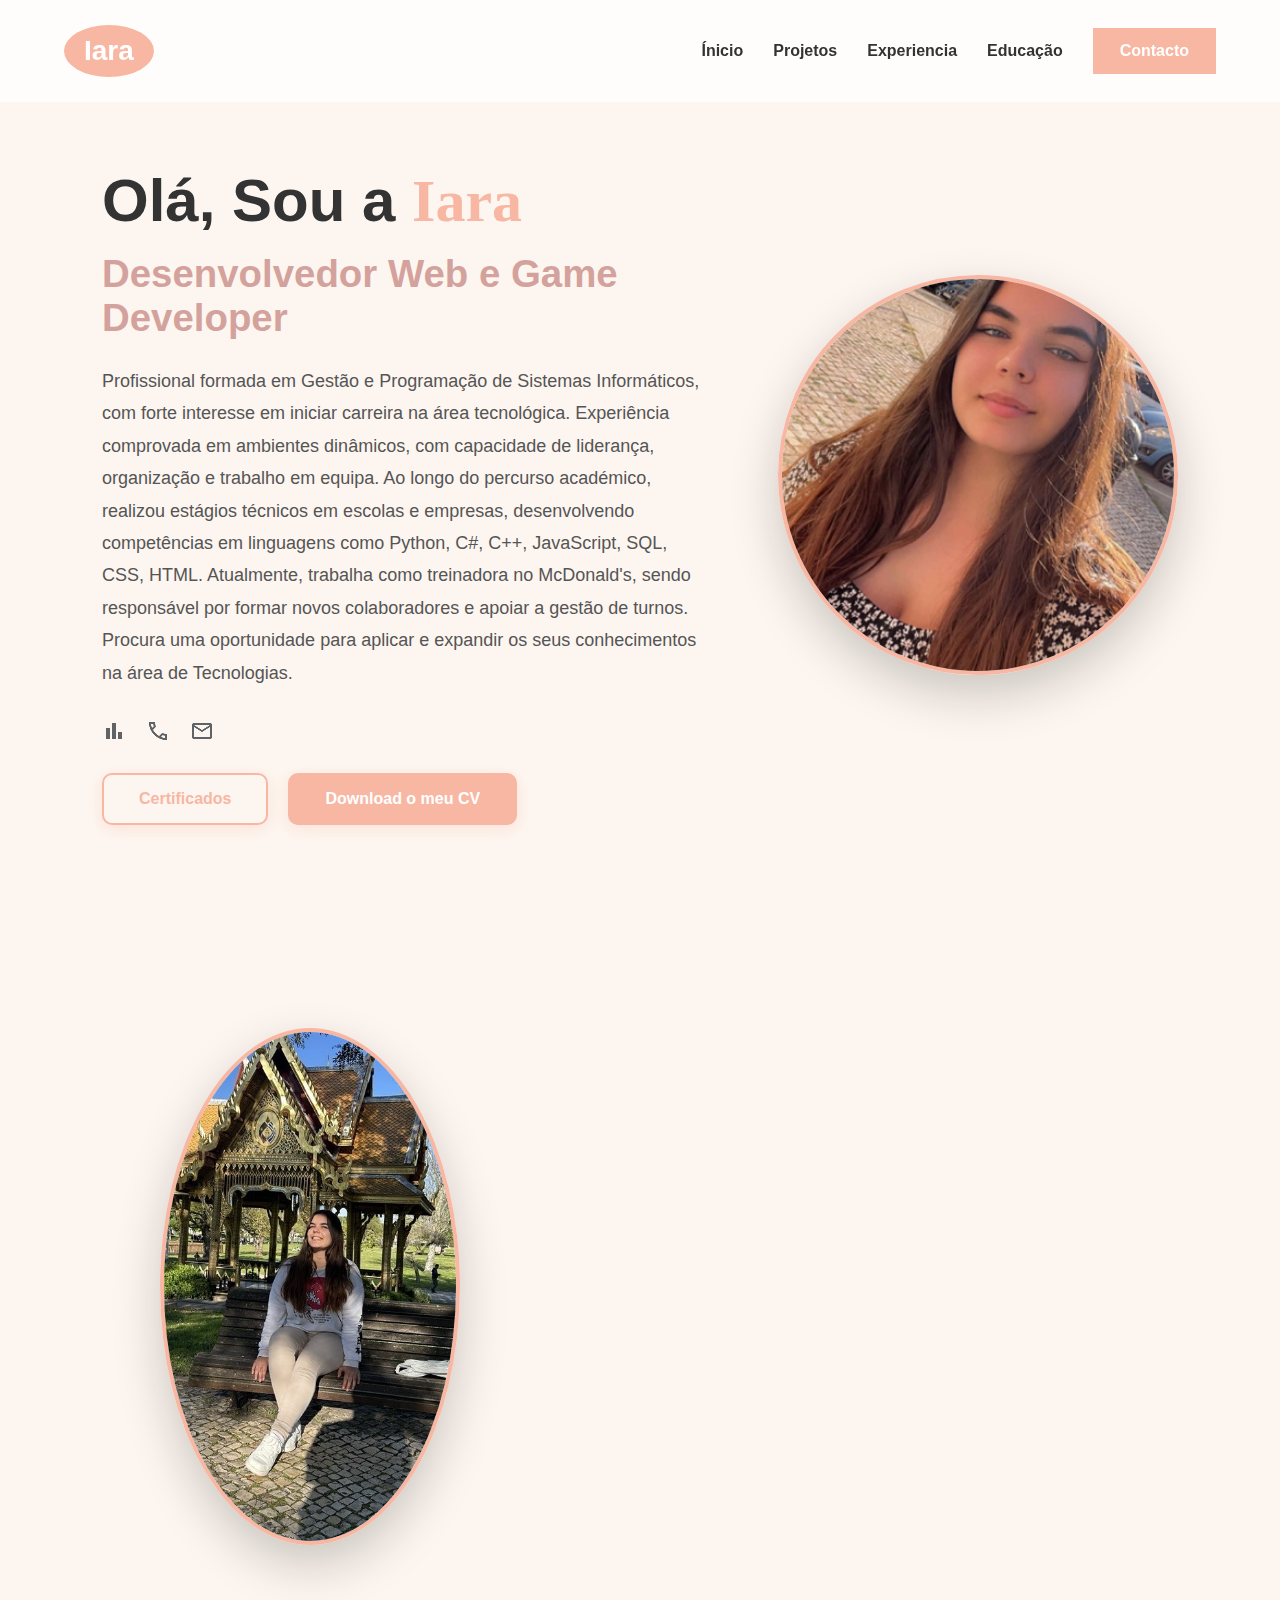
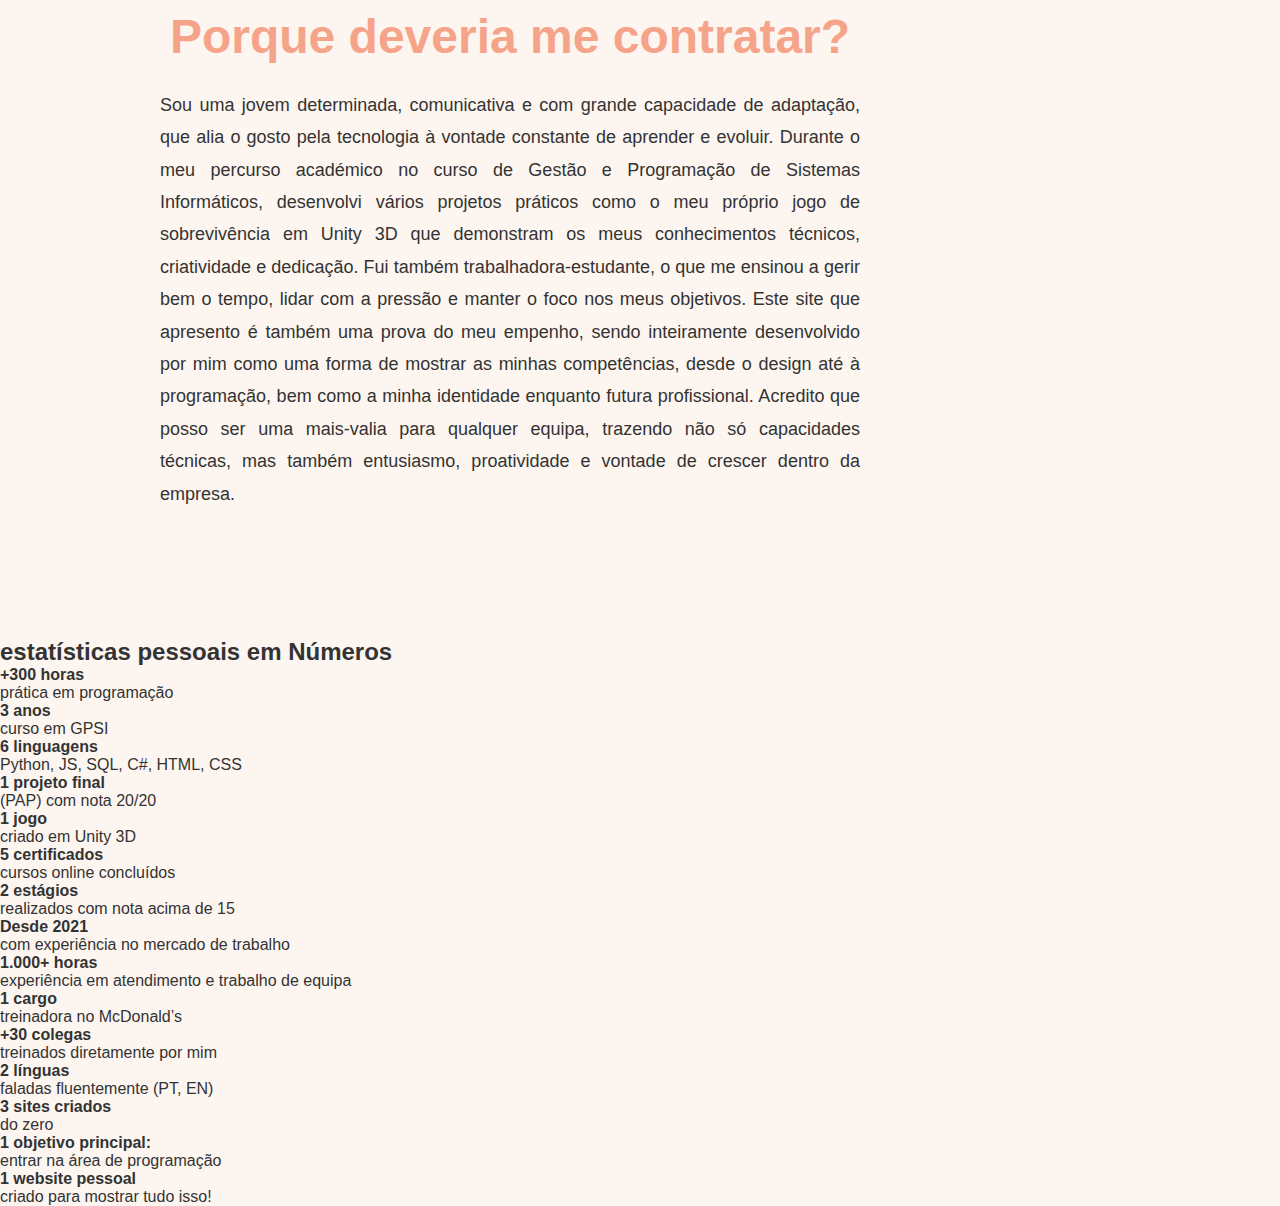
<file: index.html>
<html>
<head>
    <title>Site Pessoal</title>
    <link rel="stylesheet" href="style.css">
</head>    
<body>
    <header id="header">
        <div class="logo">Iara</div>
            <nav>
                <a href="index.html"> Ínicio </a>
                <a href="Projetos.html"> Projetos </a>
                <a href="#"> Experiencia </a>
                <a href="Educacao.html"> Educação </a>
                <a href="https://wa.me/351937375583?text=Olá%20Iara,%20gostava%20de%20falar%20contigo%20sobre%20uma%20oportunidade." class="contact-btn">Contacto</a>
            </nav>
            <div class="hamburger" onClick="toggleMobileNav()">
                <span></span>
                <span></span>
                <span></span>
            </div>
    </header>

    <div class="mobile-nav" id="mobileNav">
        <a href="index.html"> Ínicio </a>
        <a href="Projetos.html"> Projetos </a>
        <a href="#"> Experiencia </a>
        <a href="Educacao.html"> Educação </a>
        <a href="https://wa.me/351937375583?text=Olá%20Iara,%20gostava%20de%20falar%20contigo%20sobre%20uma%20oportunidade."> Contacto </a>
    </div>

    <section class="hero">
        <div class="hero-text">
            <h1>Olá, Sou a <span>Iara</span></h1>
            <h2>Desenvolvedor Web e Game Developer</h2>
            <p>Profissional formada em Gestão e Programação de Sistemas Informáticos, com forte interesse em iniciar carreira na área tecnológica. Experiência comprovada em ambientes dinâmicos, com capacidade de liderança, organização e trabalho em equipa. Ao longo do percurso académico, realizou estágios técnicos em escolas e empresas, desenvolvendo competências em linguagens como Python, C#, C++, JavaScript, SQL, CSS, HTML. Atualmente, trabalha como treinadora no McDonald's, sendo responsável por formar novos colaboradores e apoiar a gestão de turnos. Procura uma oportunidade para aplicar e expandir os seus conhecimentos na área de Tecnologias.</p>
            <div class="social-icons">
                <a href="#stats"> <img src="img/estatisticas.png" class="icon"> </a>
                <a href="tel:+351937375583"> <img src="img/call.png" class="icon"> </a>
                <a href="Email.html"> <img src="img/mail.png" class="icon"> </a>
            </div>
            <div class="buttons">
                <a href="certeficado.html"> Certificados </a>
                <a href="CV/CV Iara Dias.pdf" download> Download o meu CV</a>
            </div>
        </div>
        <div class="hero-image-container">
            <img src="img/yara.png" alt="Iara" class="hero-image">
        </div>
    </section>

    <section class="Contratar">
        <img src="img/Image1.jpg" class="eu">
        <div class="texto-contratar">
            <h1>Porque deveria me contratar?</h1>
            <p class="razao">Sou uma jovem determinada, comunicativa e com grande capacidade de adaptação, que alia o gosto pela tecnologia à vontade constante de aprender e evoluir. Durante o meu percurso académico no curso de Gestão e Programação de Sistemas Informáticos, desenvolvi vários projetos práticos como o meu próprio jogo de sobrevivência em Unity 3D que demonstram os meus conhecimentos técnicos, criatividade e dedicação. Fui também trabalhadora-estudante, o que me ensinou a gerir bem o tempo, lidar com a pressão e manter o foco nos meus objetivos.

Este site que apresento é também uma prova do meu empenho, sendo inteiramente desenvolvido por mim como uma forma de mostrar as minhas competências, desde o design até à programação, bem como a minha identidade enquanto futura profissional. Acredito que posso ser uma mais-valia para qualquer equipa, trazendo não só capacidades técnicas, mas também entusiasmo, proatividade e vontade de crescer dentro da empresa.</p>
        </div>
</section>
    




<section class="stats" id="stats">
  <h2>estatísticas pessoais em Números</h2>
  <div class="stats-grid">
    <div class="stat-card">
      <i class="fas fa-gamepad"></i>
      <p><strong>+300 horas</strong><br> prática em programação</p>
    </div>
    <div class="stat-card">
      <i class="fas fa-code"></i>
      <p><strong> 3 anos</strong><br> curso em GPSI</p>
    </div>
    <div class="stat-card">
      <i class="fas fa-briefcase"></i>
      <p><strong>6 linguagens</strong><br> Python, JS, SQL, C#, HTML, CSS</p>
    </div>
    <div class="stat-card">
      <i class="fas fa-certificate"></i>
      <p><strong>1 projeto final</strong><br> (PAP) com nota 20/20</p>
    </div>
    <div class="stat-card">
      <i class="fas fa-user-tie"></i>
      <p><strong>1 jogo</strong><br> criado em Unity 3D</p>
    </div>
        <div class="stat-card">
      <i class="fas fa-user-tie"></i>
      <p><strong>5 certificados</strong><br> cursos online concluídos</p>
    </div>
        <div class="stat-card">
      <i class="fas fa-user-tie"></i>
      <p><strong>2 estágios </strong><br> realizados com nota acima de 15</p>
    </div>
        <div class="stat-card">
      <i class="fas fa-user-tie"></i>
      <p><strong>Desde 2021 </strong><br> com experiência no mercado de trabalho</p>
    </div>
        <div class="stat-card">
      <i class="fas fa-user-tie"></i>
      <p><strong> 1.000+ horas</strong><br> experiência em atendimento e trabalho de equipa</p>
    </div>
        <div class="stat-card">
      <i class="fas fa-user-tie"></i>
      <p><strong>1 cargo</strong><br> treinadora no McDonald’s</p>
    </div>
        <div class="stat-card">
      <i class="fas fa-user-tie"></i>
      <p><strong>+30 colegas</strong><br> treinados diretamente por mim</p>
    </div>
        <div class="stat-card">
      <i class="fas fa-user-tie"></i>
      <p><strong>2 línguas</strong><br> faladas fluentemente (PT, EN)</p>
    </div>
        <div class="stat-card">
      <i class="fas fa-user-tie"></i>
      <p><strong>3 sites criados</strong><br> do zero</p>
    </div>
        <div class="stat-card">
      <i class="fas fa-user-tie"></i>
      <p><strong>1 objetivo principal:</strong><br> entrar na área de programação</p>
    </div>
        <div class="stat-card">
      <i class="fas fa-user-tie"></i>
      <p><strong>1 website pessoal</strong><br> criado para mostrar tudo isso!</p>
  </div>
</section>




    <script>
    function toggleMobileNav(){
        const hamburger = document.querySelector('.hamburger');
        const mobileNav = document.getElementById('mobileNav');

        hamburger.classList.toggle('active');
        mobileNav.classList.toggle('active');

        if(mobileNav.classList.contains('active')){
            document.body.style.overflow = 'hidden';
        } else {
            document.body.style.overflow = '';
        }
    }

    document.addEventListener('click', function(event){
        const mobileNav = document.getElementById('mobileNav');
        const hamburger = document.querySelector('.hamburger');

        if(mobileNav.classList.contains('active')){
            if(!mobileNav.contains(event.target) && !hamburger.contains(event.target)){
                toggleMobileNav();
            }
        }      
    });
</script>





</body>
</html>
</file>
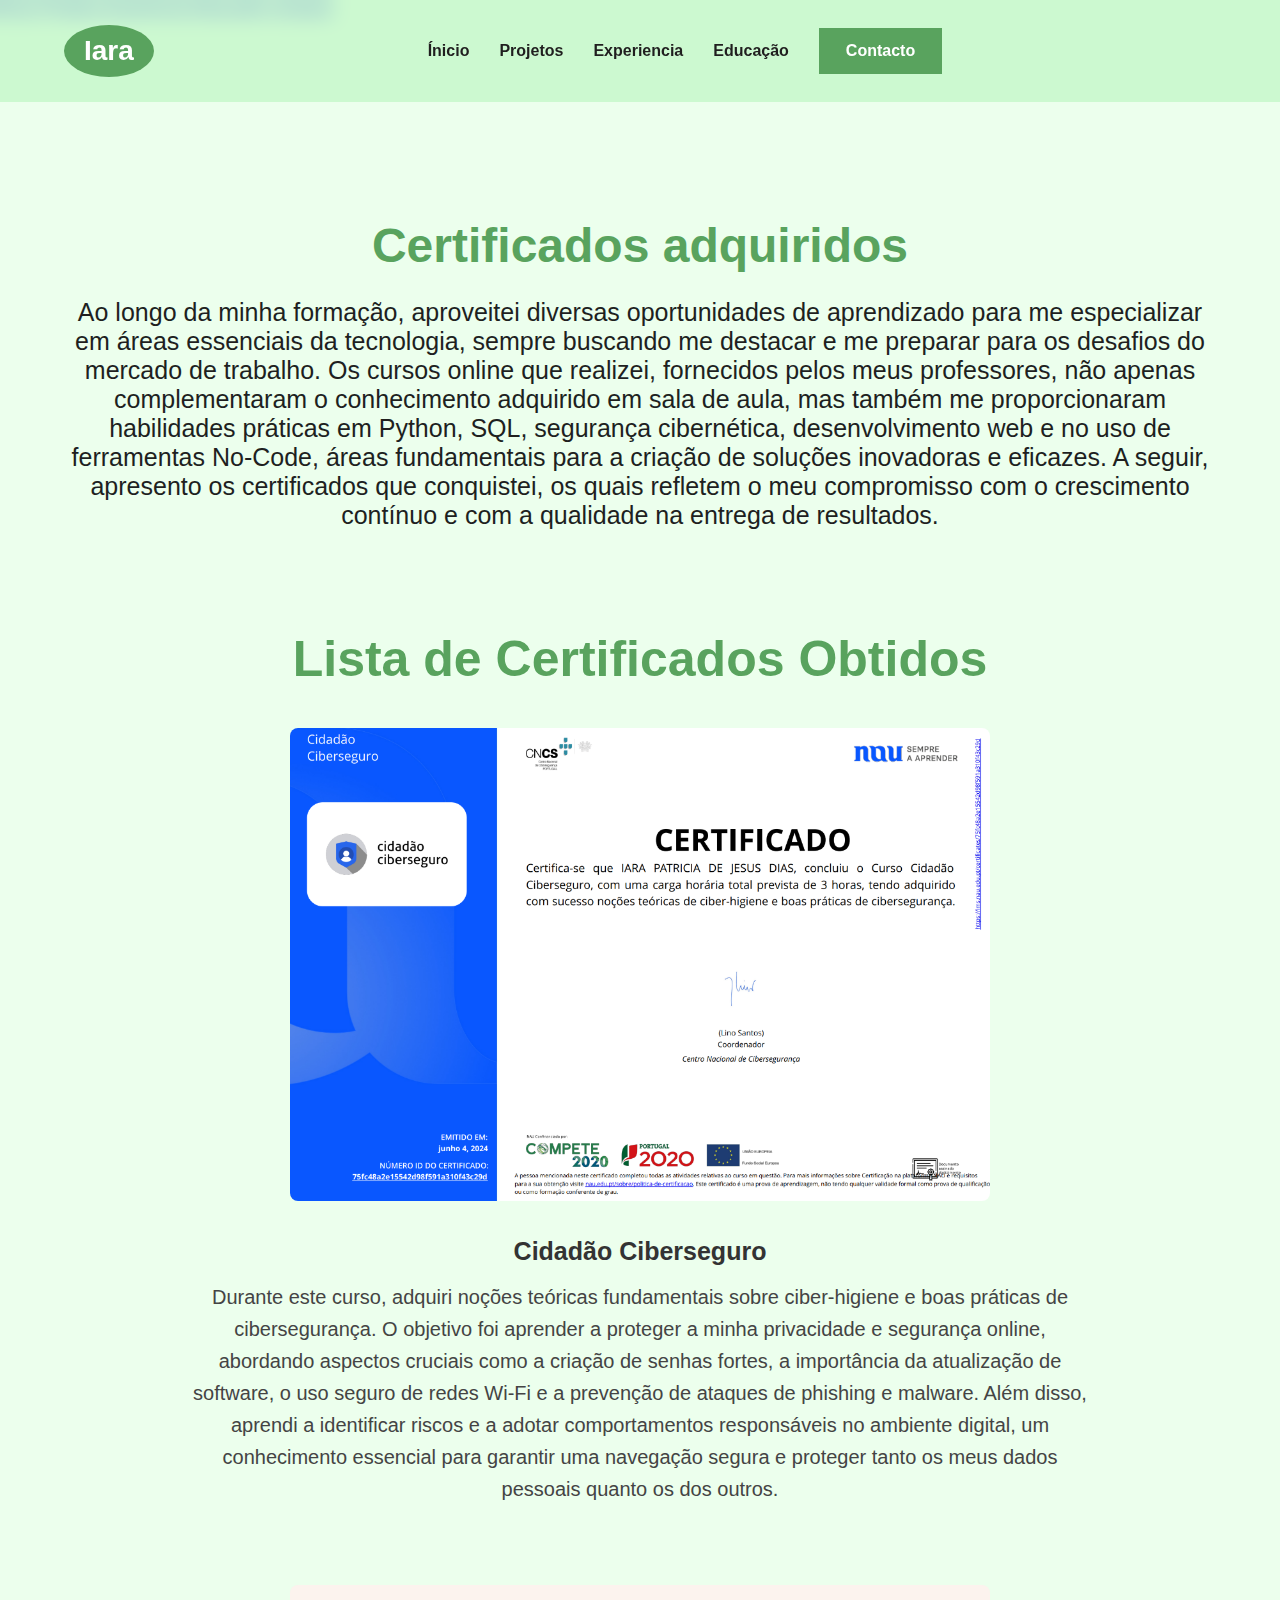
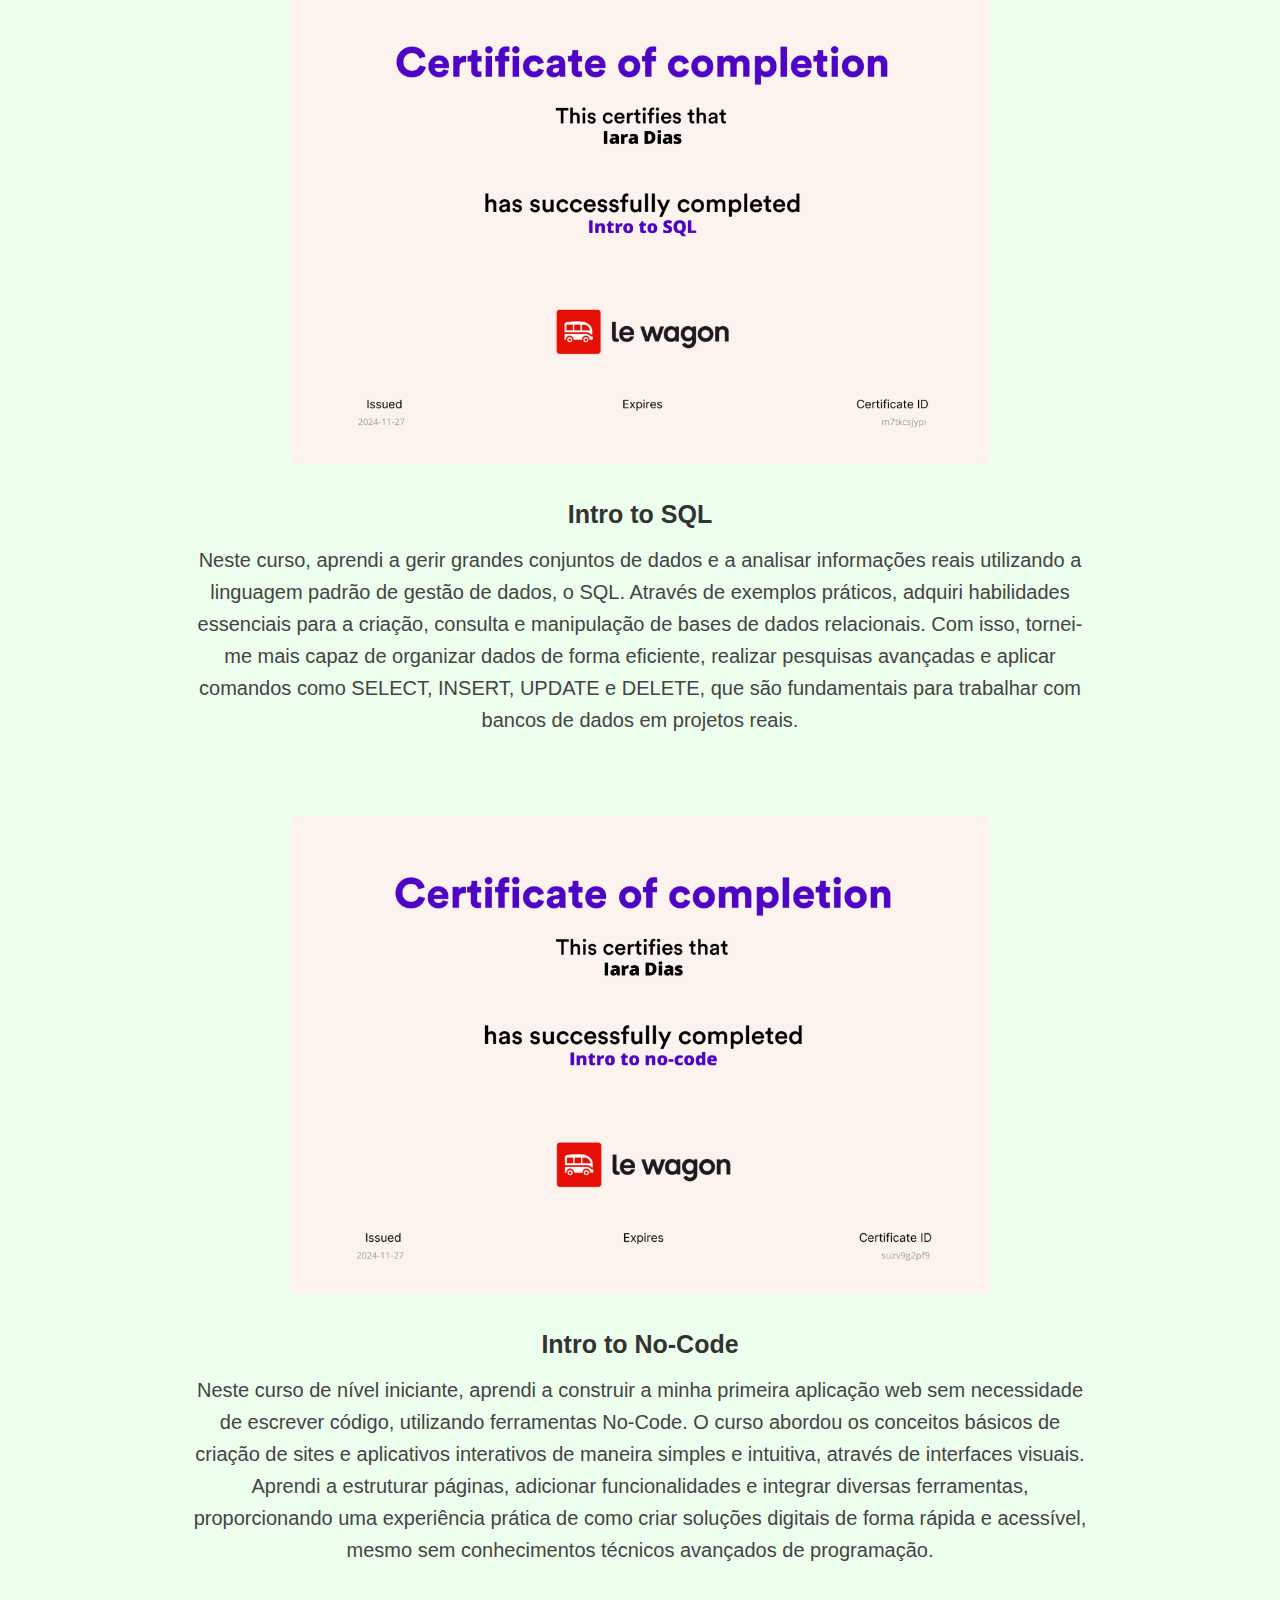
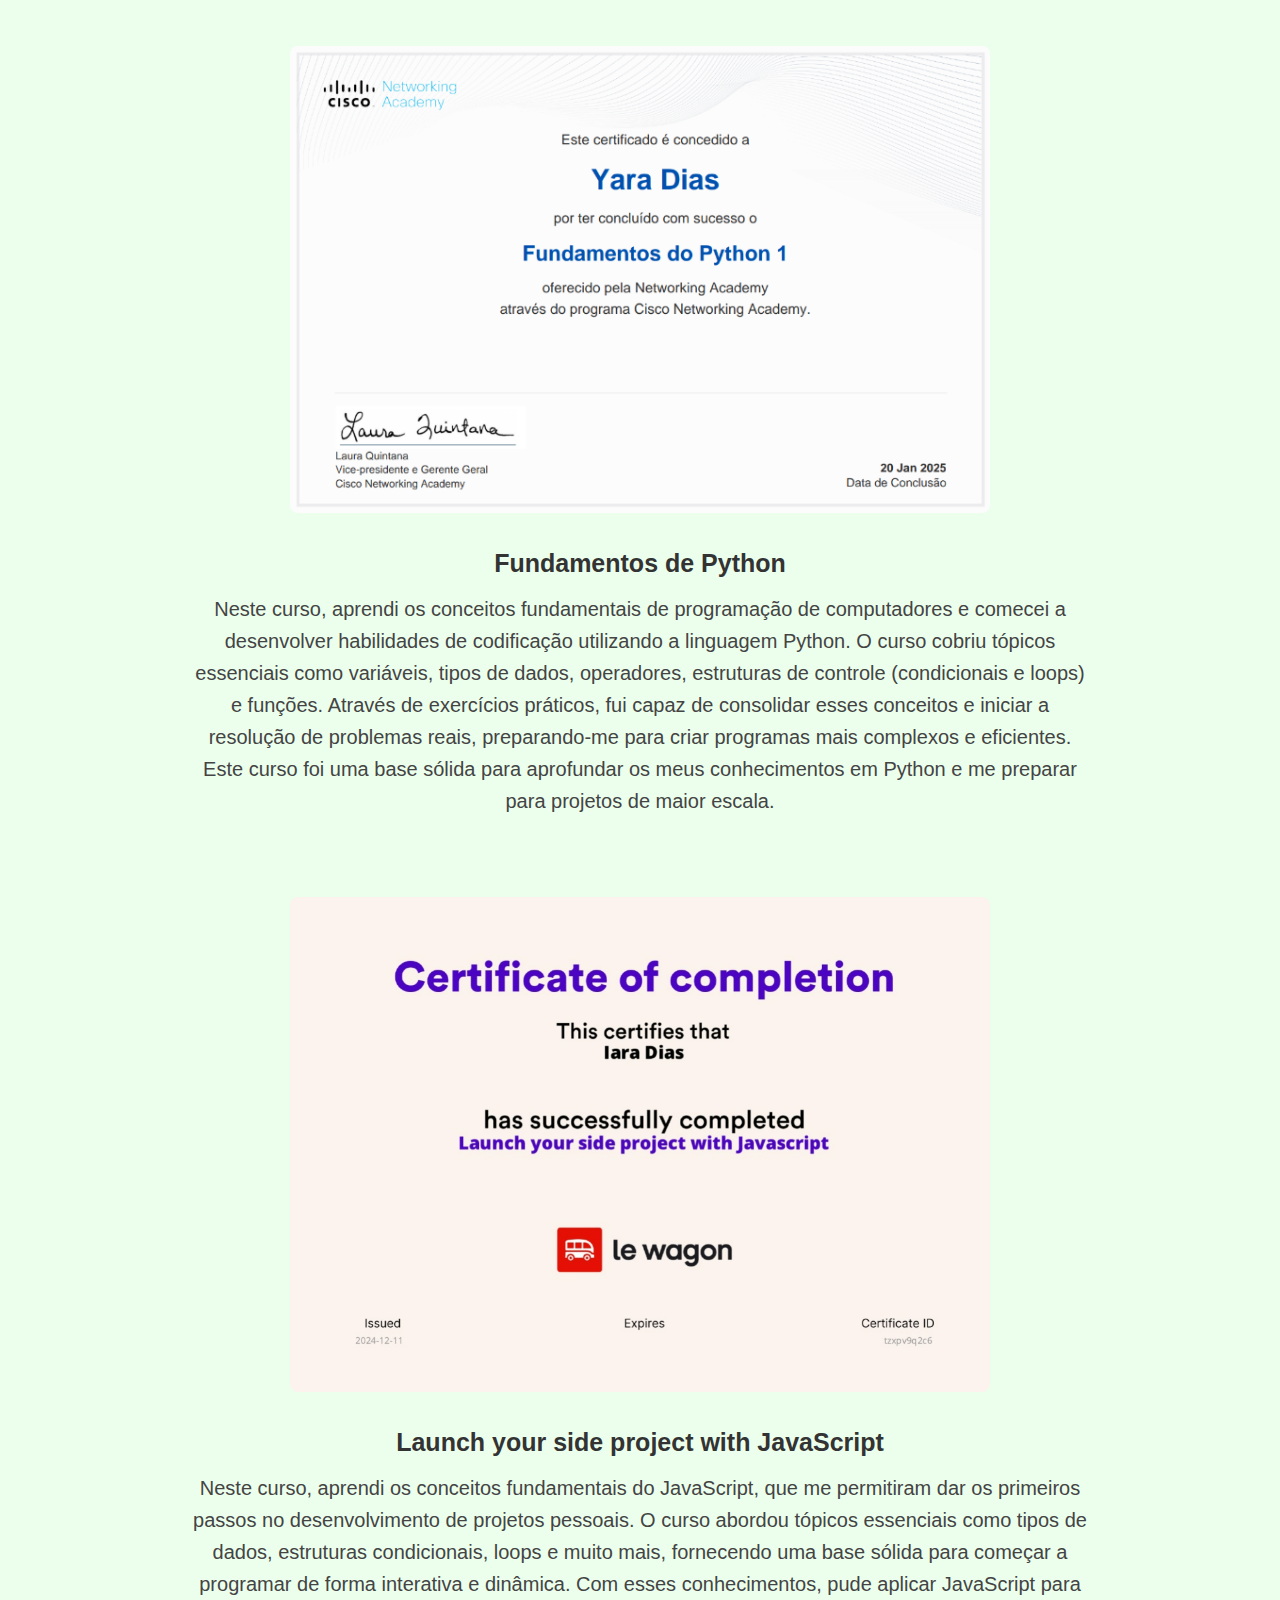
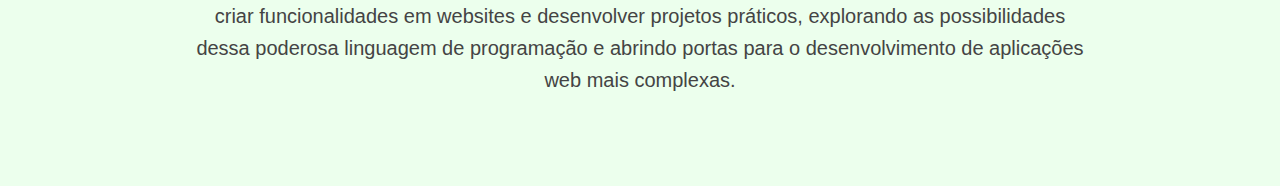
<file: certeficado.html>
<html>
<head>
    <title>Site Pessoal</title>
    <link rel="stylesheet" href="certeficado.css">
</head>    
<body>
    <header id="header">
        <div class="logo">Iara</div>
            <nav>
                <a href="index.html"> Ínicio </a>
                <a href="#projetos"> Projetos </a>
                <a href="#"> Experiencia </a>
                <a href="Educacao.html"> Educação </a>
                <a href="https://wa.me/351937375583?text=Olá%20Iara,%20gostava%20de%20falar%20contigo%20sobre%20uma%20oportunidade." class="contact-btn">Contacto</a>
            </nav>
            <div class="hamburger" onClick="toggleMobileNav()">
                <span></span>
                <span></span>
                <span></span>
            </div>
    </header>

    <div class="mobile-nav" id="mobileNav">
        <a href="index.html"> Ínicio </a>
        <a href="#projetos"> Projetos </a>
        <a href="#"> Experiencia </a>
        <a href="Educacao.html"> Educação </a>
        <a href="#"> Contacto </a>
    </div>

    <section class="Escola-Certificados">
        <div class="Descricao">
            <h1>Certificados adquiridos</h1>
            <p>Ao longo da minha formação, aproveitei diversas oportunidades de aprendizado para me especializar em áreas essenciais da tecnologia, sempre buscando me destacar e me preparar para os desafios do mercado de trabalho. Os cursos online que realizei, fornecidos pelos meus professores, não apenas complementaram o conhecimento adquirido em sala de aula, mas também me proporcionaram habilidades práticas em Python, SQL, segurança cibernética, desenvolvimento web e no uso de ferramentas No-Code, áreas fundamentais para a criação de soluções inovadoras e eficazes. A seguir, apresento os certificados que conquistei, os quais refletem o meu compromisso com o crescimento contínuo e com a qualidade na entrega de resultados.</p>
        </div>

            <div class="certificados">
                <h1>Lista de Certificados Obtidos</h1>

            <div class="certificado-item">
                <img src="certificados/Ciber.png" alt="Certificado Ciberseguro">

            <div class="certificados-content">
                <h2>Cidadão Ciberseguro</h2>
                <p>Durante este curso, adquiri noções teóricas fundamentais sobre ciber-higiene e boas práticas de cibersegurança. O objetivo foi aprender a proteger a minha privacidade e segurança online, abordando aspectos cruciais como a criação de senhas fortes, a importância da atualização de software, o uso seguro de redes Wi-Fi e a prevenção de ataques de phishing e malware. Além disso, aprendi a identificar riscos e a adotar comportamentos responsáveis no ambiente digital, um conhecimento essencial para garantir uma navegação segura e proteger tanto os meus dados pessoais quanto os dos outros.</p>
            </div>
        </div>


            <div class="certificado-item">
                <img src="certificados/SQL.png" alt="Certificado SQL">

            <div class="certificados-content">
                <h2>Intro to SQL</h2>
                <p>Neste curso, aprendi a gerir grandes conjuntos de dados e a analisar informações reais utilizando a linguagem padrão de gestão de dados, o SQL. Através de exemplos práticos, adquiri habilidades essenciais para a criação, consulta e manipulação de bases de dados relacionais. Com isso, tornei-me mais capaz de organizar dados de forma eficiente, realizar pesquisas avançadas e aplicar comandos como SELECT, INSERT, UPDATE e DELETE, que são fundamentais para trabalhar com bancos de dados em projetos reais.</p>
            </div>
        </div>


            <div class="certificado-item">
                <img src="certificados/NoCode.png" alt="Certificado No-Code">

            <div class="certificados-content">
                <h2>Intro to No-Code</h2>
                <p>Neste curso de nível iniciante, aprendi a construir a minha primeira aplicação web sem necessidade de escrever código, utilizando ferramentas No-Code. O curso abordou os conceitos básicos de criação de sites e aplicativos interativos de maneira simples e intuitiva, através de interfaces visuais. Aprendi a estruturar páginas, adicionar funcionalidades e integrar diversas ferramentas, proporcionando uma experiência prática de como criar soluções digitais de forma rápida e acessível, mesmo sem conhecimentos técnicos avançados de programação.</p>
            </div>
        </div>



            <div class="certificado-item">
                <img src="certificados/Python.png" alt="Certificado python">

            <div class="certificados-content">
                <h2>Fundamentos de Python </h2>
                <p>Neste curso, aprendi os conceitos fundamentais de programação de computadores e comecei a desenvolver habilidades de codificação utilizando a linguagem Python. O curso cobriu tópicos essenciais como variáveis, tipos de dados, operadores, estruturas de controle (condicionais e loops) e funções. Através de exercícios práticos, fui capaz de consolidar esses conceitos e iniciar a resolução de problemas reais, preparando-me para criar programas mais complexos e eficientes. Este curso foi uma base sólida para aprofundar os meus conhecimentos em Python e me preparar para projetos de maior escala.</p>
            </div>
        </div>



            <div class="certificado-item">
                <img src="certificados/Java.png" alt="Certificado JavaScript">

            <div class="certificados-content">
                <h2>Launch your side project with JavaScript</h2>
                <p>Neste curso, aprendi os conceitos fundamentais do JavaScript, que me permitiram dar os primeiros passos no desenvolvimento de projetos pessoais. O curso abordou tópicos essenciais como tipos de dados, estruturas condicionais, loops e muito mais, fornecendo uma base sólida para começar a programar de forma interativa e dinâmica. Com esses conhecimentos, pude aplicar JavaScript para criar funcionalidades em websites e desenvolver projetos práticos, explorando as possibilidades dessa poderosa linguagem de programação e abrindo portas para o desenvolvimento de aplicações web mais complexas.</p>
            </div>
        </div>


        
    </div>
    </section>
</body>
</html>
</file>
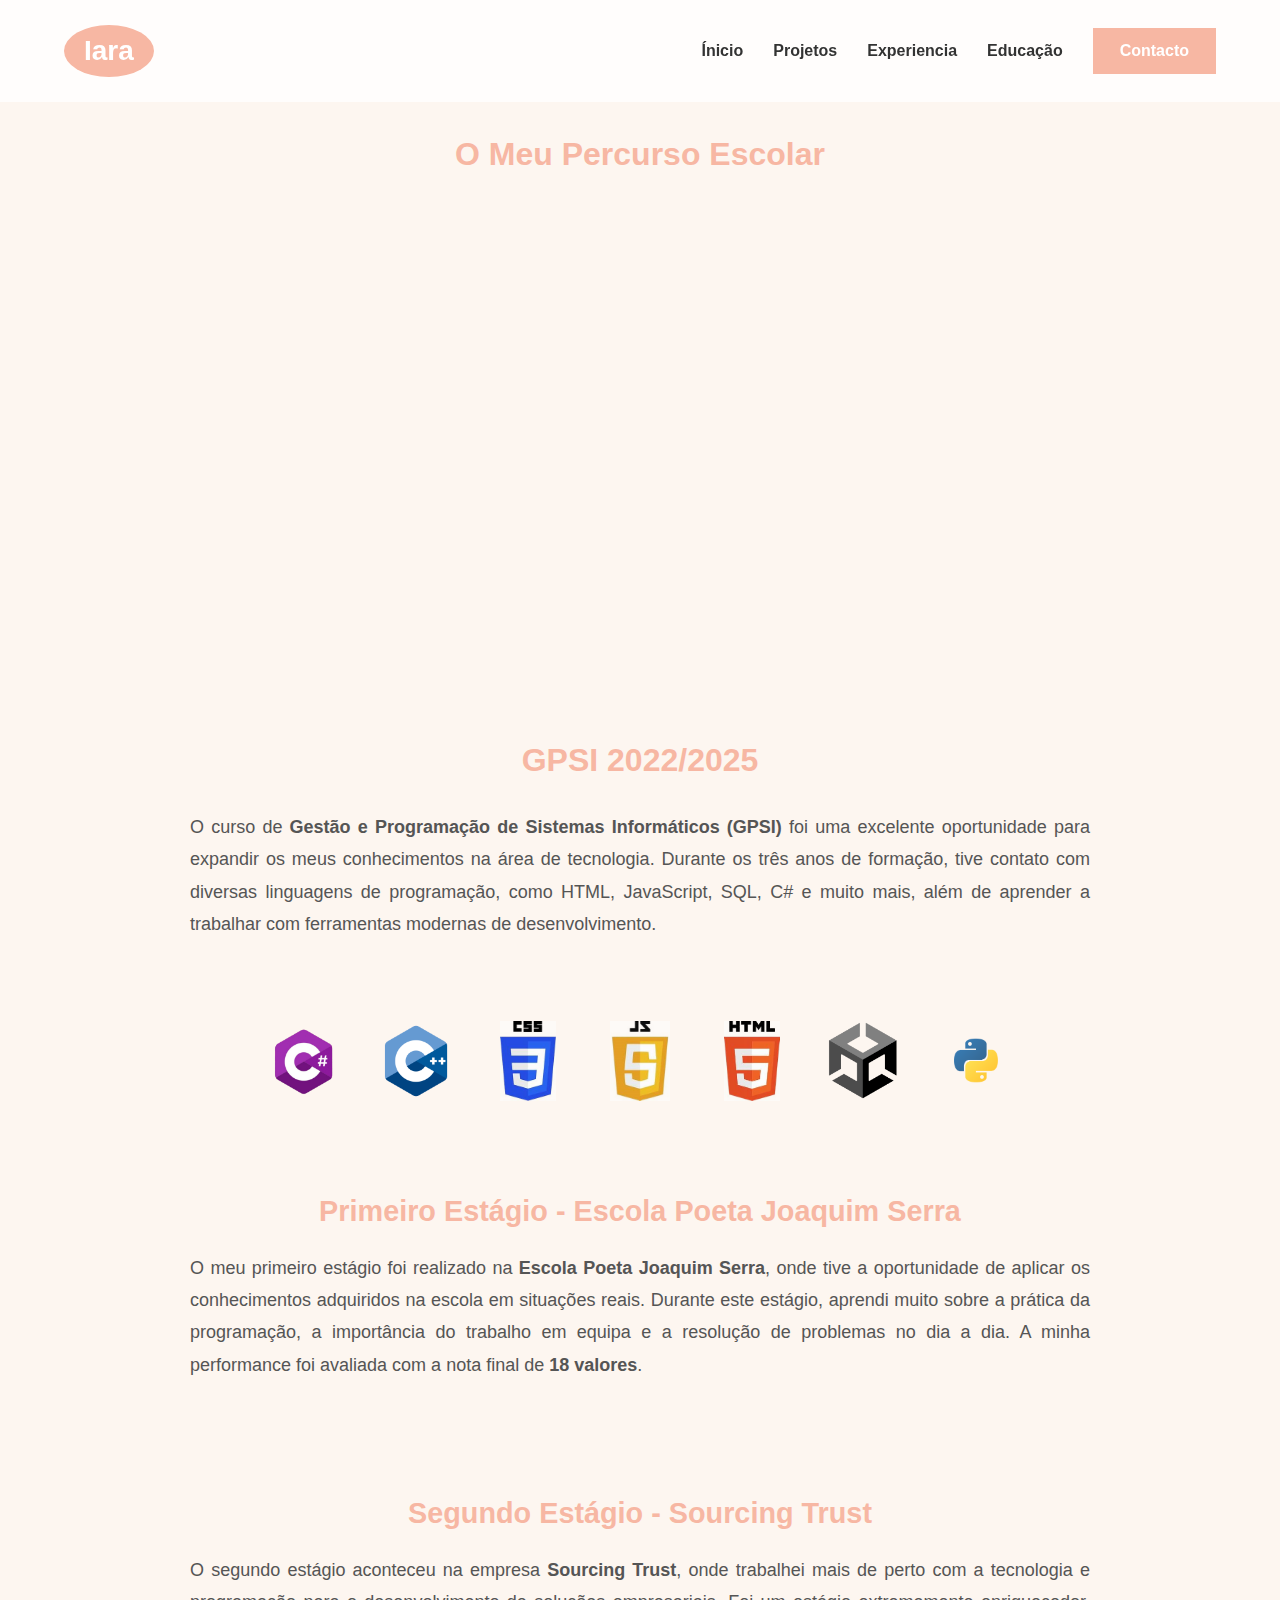
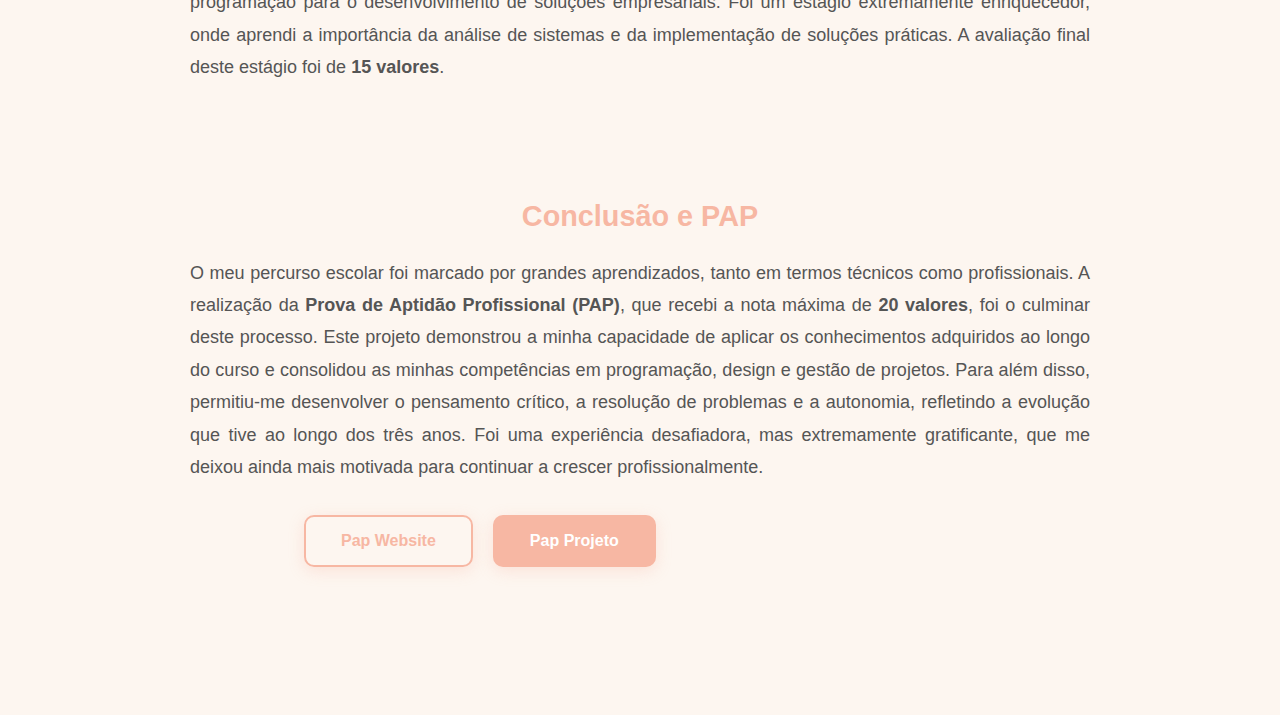
<file: Educacao.html>
<!DOCTYPE html>
<html lang="pt">
<head>
    <meta charset="UTF-8">
    <title>Educação - Iara</title>
    <link href='https://unpkg.com/boxicons@2.1.4/css/boxicons.min.css' rel='stylesheet'>
    <link rel="stylesheet" href="Educacao.css">
</head>
<body>

    <header id="header">
        <div class="logo">Iara</div>
        <nav>
            <a href="index.html"> Ínicio </a>
            <a href="index.html"> Projetos </a>
            <a href="#"> Experiencia </a>
            <a href="Educacao.html"> Educação </a>
            <a href="#contact" class="contact-btn">Contacto</a>
        </nav>
        <div class="hamburger" onClick="toggleMobileNav()">
            <span></span>
            <span></span>
            <span></span>
        </div>
    </header>

    <div class="mobile-nav" id="mobileNav">
        <a href="index.html"> Ínicio </a>
        <a href="index.html"> Projetos </a>
        <a href="#"> Experiencia </a>
        <a href="Educacao.html"> Educação </a>
        <a href="#"> Contacto </a>
    </div>

<section class="educacao-section body1">
    <h1>O Meu Percurso Escolar</h1>
    <div class="educacao-content">
        <div class="resumo-escolar">
            <p>
                O meu percurso académico não foi fácil. Fui trabalhadora-estudante, o que me trouxe várias dificuldades, mas consegui manter-me firme. No final, os esforços valeram a pena, e o resultado foi muito positivo. A Escola Profissional do Montijo foi um ponto de viragem na minha vida. Foi graças a ela que me tornei quem sou hoje. A Iara que entrou naquela escola no primeiro dia não é a mesma que saiu no final. Sai uma pessoa muito mais forte, tanto no aspecto pessoal quanto nos meus conhecimentos e aptidões. A escola profissional não só me formou academicamente, mas transformou a minha vida para melhor.
            </p>
        </div>
        
        <div class="escola-imagem">
            <img src="img/EPM.jpg" alt="Escola Profissional do Montijo">
        </div>
    </div>

    <div class="gpsi-info-container">
        <h2>GPSI 2022/2025</h2>
        <div class="gpsi-info">
        <p>
            O curso de <strong>Gestão e Programação de Sistemas Informáticos (GPSI)</strong> foi uma excelente oportunidade para expandir os meus conhecimentos na área de tecnologia. Durante os três anos de formação, tive contato com diversas linguagens de programação, como HTML, JavaScript, SQL, C# e muito mais, além de aprender a trabalhar com ferramentas modernas de desenvolvimento.
        </p>
        </div>
    </div>

    <div class="linguagens">
        <div class="linguagem">
            <img src="img/d1d1d.png" alt="Python">
        </div>
        <div class="linguagem">
            <img src="img/c++.png" alt="SQL">
        </div>
        <div class="linguagem">
            <img src="img/d3d3d.png" alt="JavaScript">
        </div>
        <div class="linguagem">
            <img src="img/d4d4d.png" alt="C#">
        </div>

        <div class="linguagem">
            <img src="img/d2d2d.png" alt="C#">
        </div>

        <div class="linguagem">
            <img src="img/unity.png" alt="C#">
        </div>

        <div class="linguagem">
            <img src="img/Python.png" alt="C#">
        </div>

    </div><br><br>

    <h2>Primeiro Estágio - Escola Poeta Joaquim Serra</h2>
    <p>
        O meu primeiro estágio foi realizado na <strong>Escola Poeta Joaquim Serra</strong>, onde tive a oportunidade de aplicar os conhecimentos adquiridos na escola em situações reais.
        Durante este estágio, aprendi muito sobre a prática da programação, a importância do trabalho em equipa e a resolução de problemas no dia a dia.
        A minha performance foi avaliada com a nota final de <strong>18 valores</strong>.
    </p><br><br>

    <h2>Segundo Estágio - Sourcing Trust</h2>
    <p>
        O segundo estágio aconteceu na empresa <strong>Sourcing Trust</strong>, onde trabalhei mais de perto com a tecnologia e programação para o desenvolvimento de soluções empresariais.
        Foi um estágio extremamente enriquecedor, onde aprendi a importância da análise de sistemas e da implementação de soluções práticas.
        A avaliação final deste estágio foi de <strong>15 valores</strong>.
    </p><br><br>

    <h2>Conclusão e PAP</h2>
    <p>
        O meu percurso escolar foi marcado por grandes aprendizados, tanto em termos técnicos como profissionais. A realização da <strong>Prova de Aptidão Profissional (PAP)</strong>, que recebi a nota máxima de <strong>20 valores</strong>, foi o culminar deste processo.
    Este projeto demonstrou a minha capacidade de aplicar os conhecimentos adquiridos ao longo do curso e consolidou as minhas competências em programação, design e gestão de projetos. Para além disso, permitiu-me desenvolver o pensamento crítico, a resolução de problemas e a autonomia, refletindo a evolução que tive ao longo dos três anos.
    Foi uma experiência desafiadora, mas extremamente gratificante, que me deixou ainda mais motivada para continuar a crescer profissionalmente.
    </p>
        <div class="buttons">
            <a href="https://iara2004.github.io/Pap-Website/"> Pap Website</a>
            <a href="PapProgeto.html"> Pap Projeto</a>
         </div>
         <br><br>

    </section>






    

    <script>
        function toggleMobileNav(){
            const hamburger = document.querySelector('.hamburger');
            const mobileNav = document.getElementById('mobileNav');

            hamburger.classList.toggle('active');
            mobileNav.classList.toggle('active');

            document.body.style.overflow = mobileNav.classList.contains('active') ? 'hidden' : '';
        }

        document.addEventListener('click', function(event){
            const mobileNav = document.getElementById('mobileNav');
            const hamburger = document.querySelector('.hamburger');

            if(mobileNav.classList.contains('active') &&
               !mobileNav.contains(event.target) &&
               !hamburger.contains(event.target)) {
                toggleMobileNav();
            }
        });
    </script>

</body>
</html>
</file>
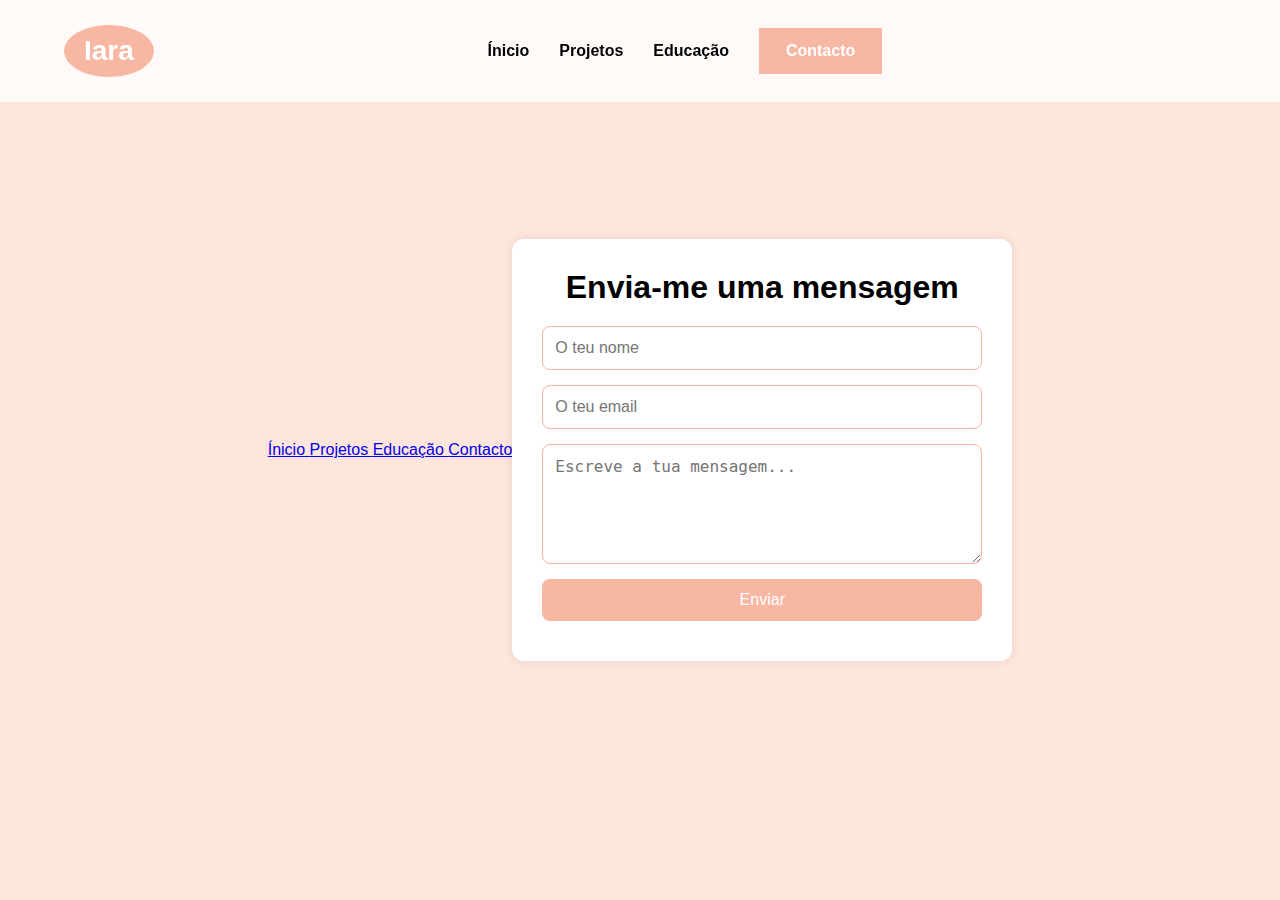
<file: Email.html>
<html>
<head>
    <title>Email</title>
    <link rel="stylesheet" href="Email.css">
</head>
<body>
    
    <header id="header">
        <div class="logo">Iara</div>
            <nav>
                <a href="index.html"> Ínicio </a>
                <a href="Projetos.html"> Projetos </a>
                <a href="Educacao.html"> Educação </a>
                <a href="https://wa.me/351937375583?text=Olá%20Iara,%20gostava%20de%20falar%20contigo%20sobre%20uma%20oportunidade." class="contact-btn">Contacto</a>
            </nav>
            <div class="hamburger" onClick="toggleMobileNav()">
                <span></span>
                <span></span>
                <span></span>
            </div>
    </header>

    <div class="mobile-nav" id="mobileNav">
        <a href="index.html"> Ínicio </a>
        <a href="Projetos.html"> Projetos </a>
        <a href="Educacao.html"> Educação </a>
        <a href="https://wa.me/351937375583?text=Olá%20Iara,%20gostava%20de%20falar%20contigo%20sobre%20uma%20oportunidade."> Contacto </a>
    </div>


  <div class="contact-container">
    <h1>Envia-me uma mensagem</h1>
    <form id="contact-form">
      <input type="text" name="nome" placeholder="O teu nome" required>
      <input type="email" name="email" placeholder="O teu email" required>
      <textarea name="mensagem" placeholder="Escreve a tua mensagem..." required></textarea>
      <button type="submit">Enviar</button>
      <p id="msg" style="margin-top: 10px;"></p>
    </form>
  </div>

  <script>
    const form = document.getElementById('contact-form');
    const msg = document.getElementById('msg');

    form.addEventListener('submit', async (e) => {
      e.preventDefault();

      const data = {
        nome: form.nome.value,
        email: form.email.value,
        mensagem: form.mensagem.value
      };

      try {
        const response = await fetch("https://formspree.io/f/xvgqwzbk", { // substitui pelo teu endpoint
          method: "POST",
          headers: {
            "Content-Type": "application/json"
          },
          body: JSON.stringify(data)
        });

        if (response.ok) {
          msg.textContent = "Mensagem enviada com sucesso!";
          msg.style.color = "green";
          form.reset();
        } else {
          msg.textContent = "Erro ao enviar. Tenta novamente.";
          msg.style.color = "red";
        }
      } catch (error) {
        msg.textContent = "Erro de rede. Verifica tua ligação.";
        msg.style.color = "red";
      }
    });
  </script>

</body>
</html>
</file>
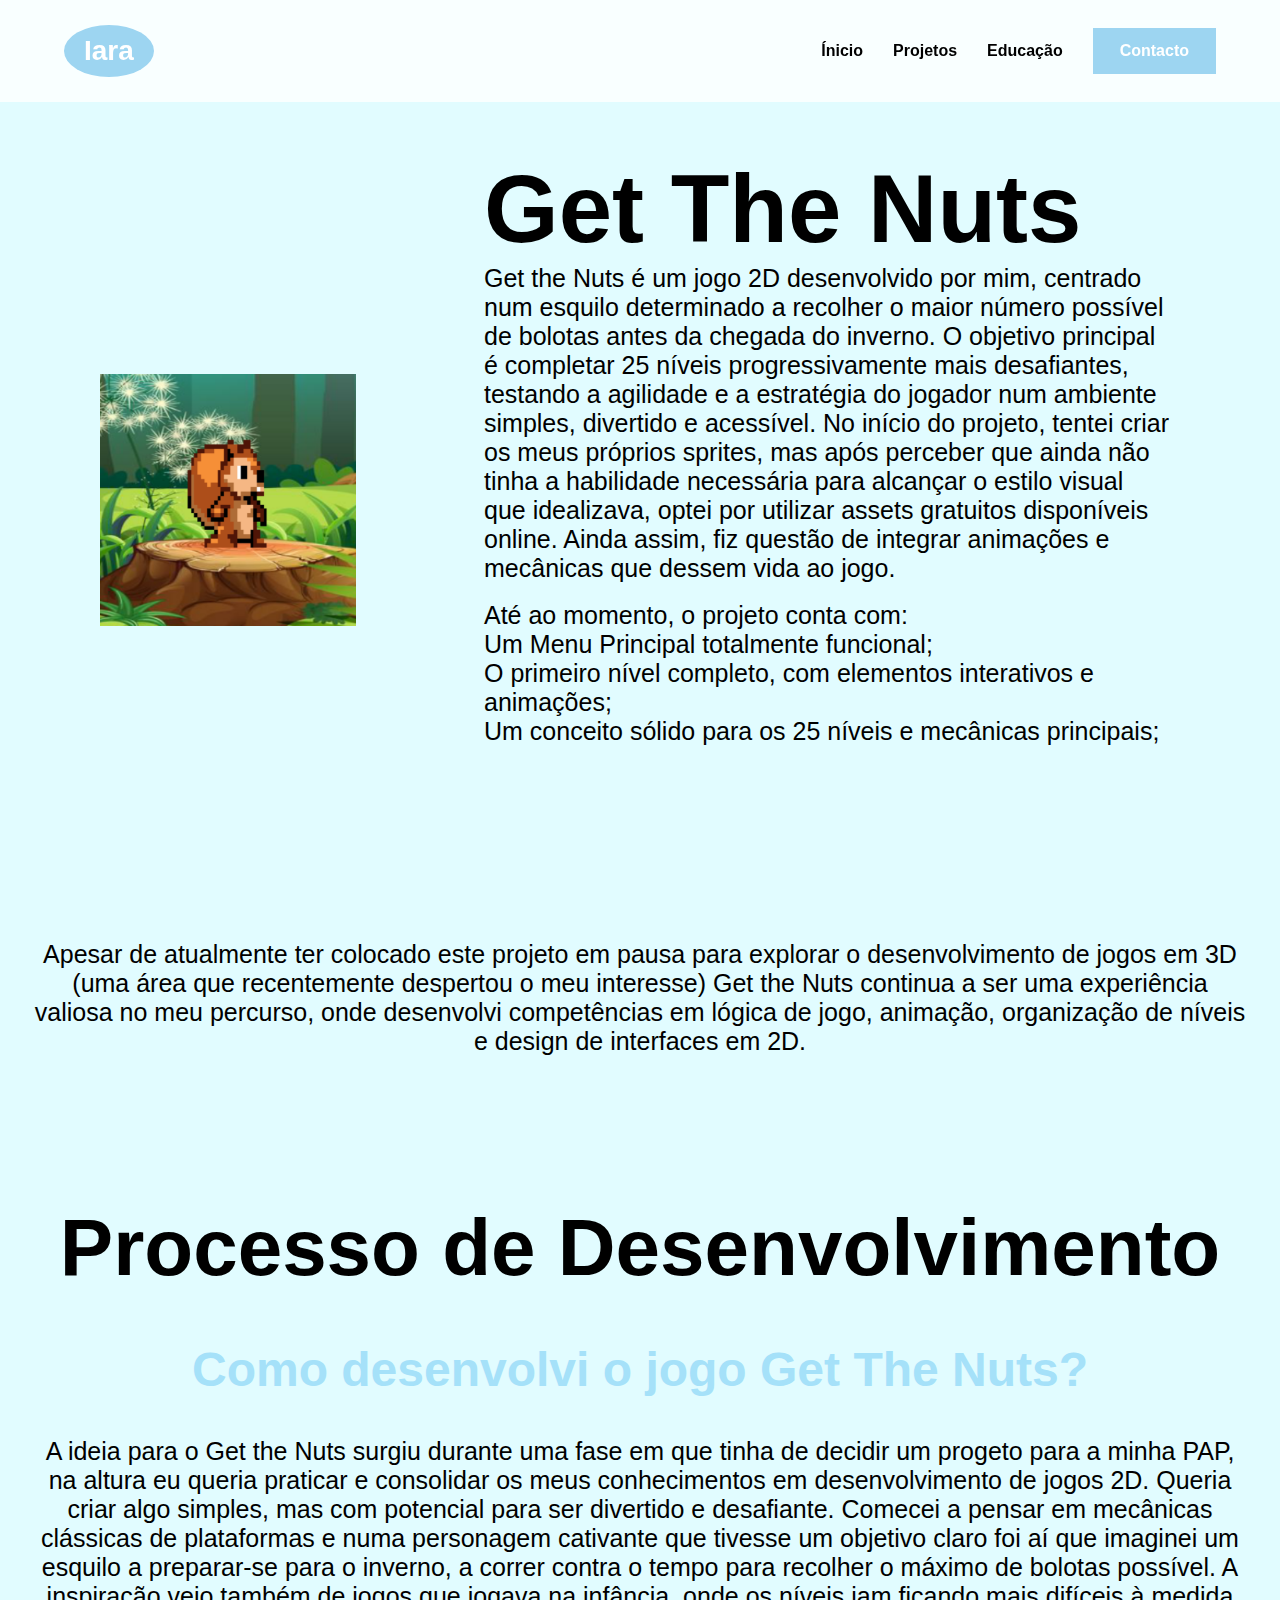
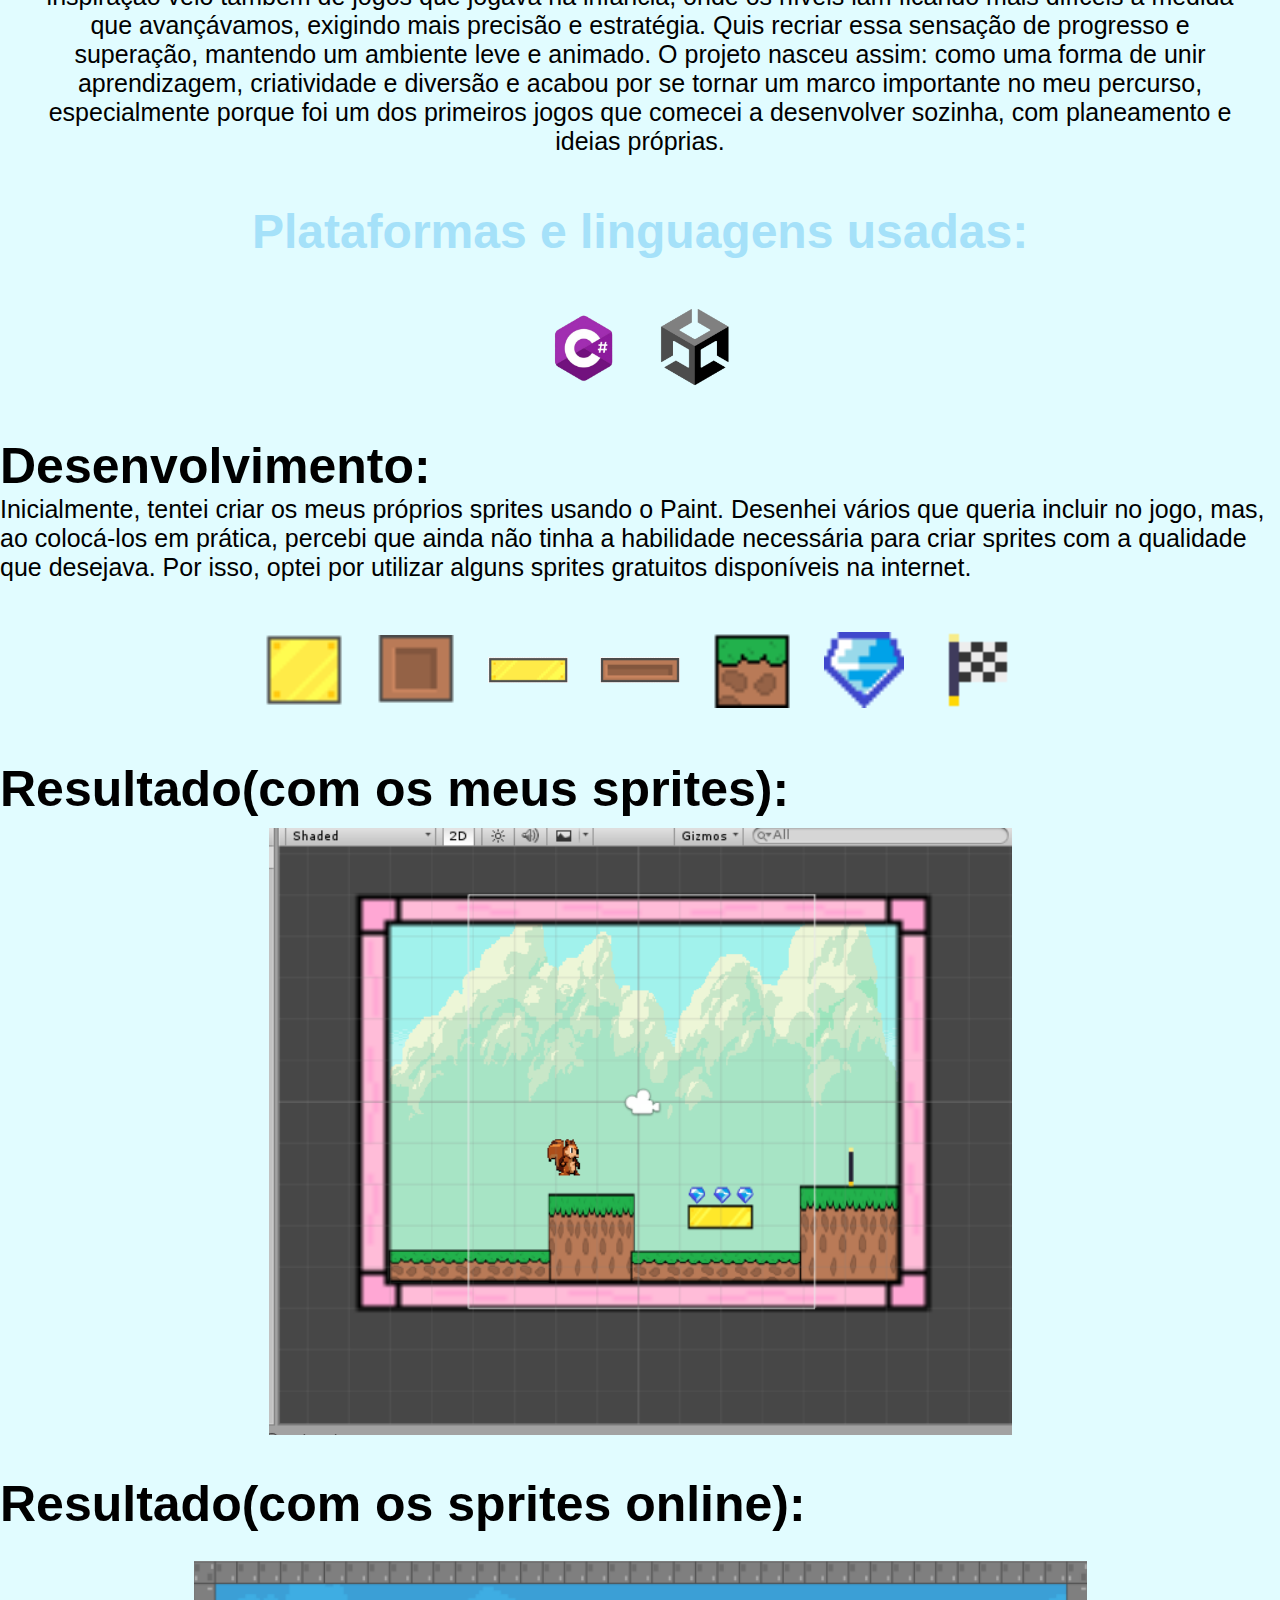
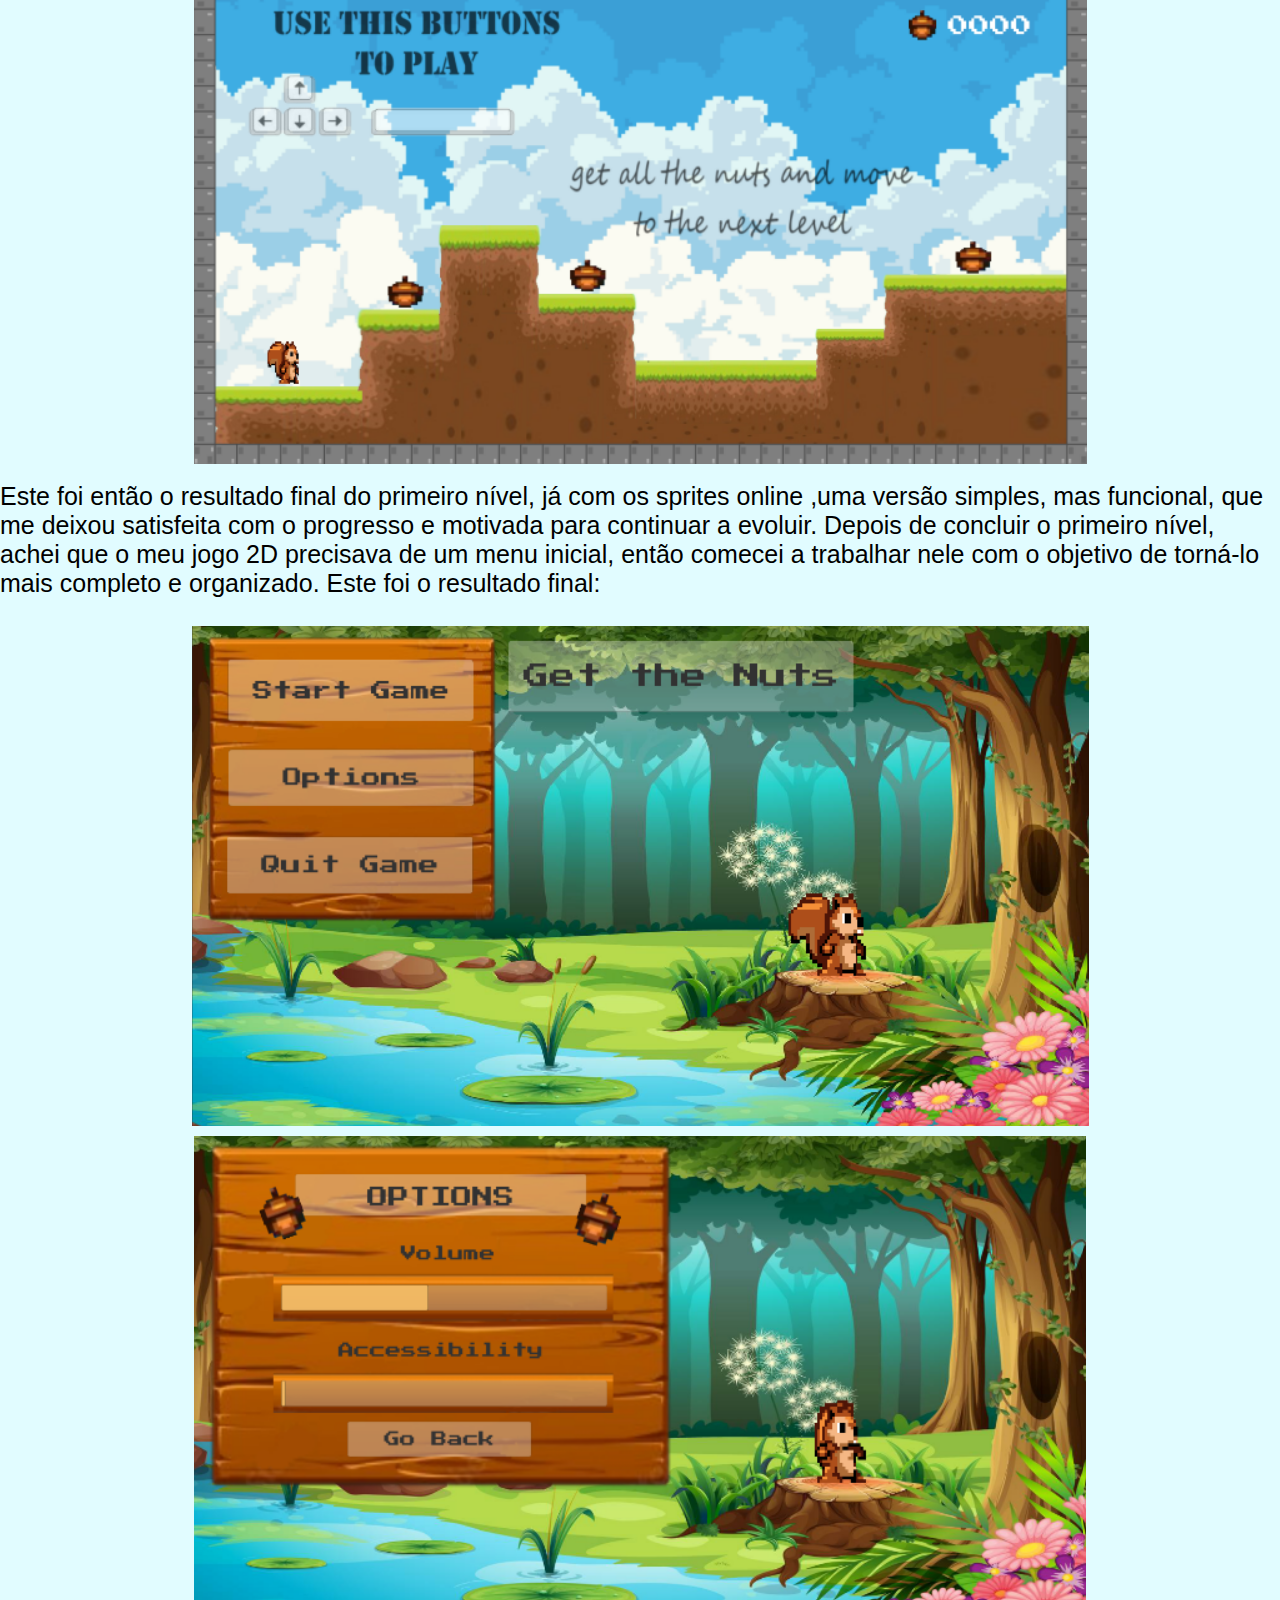
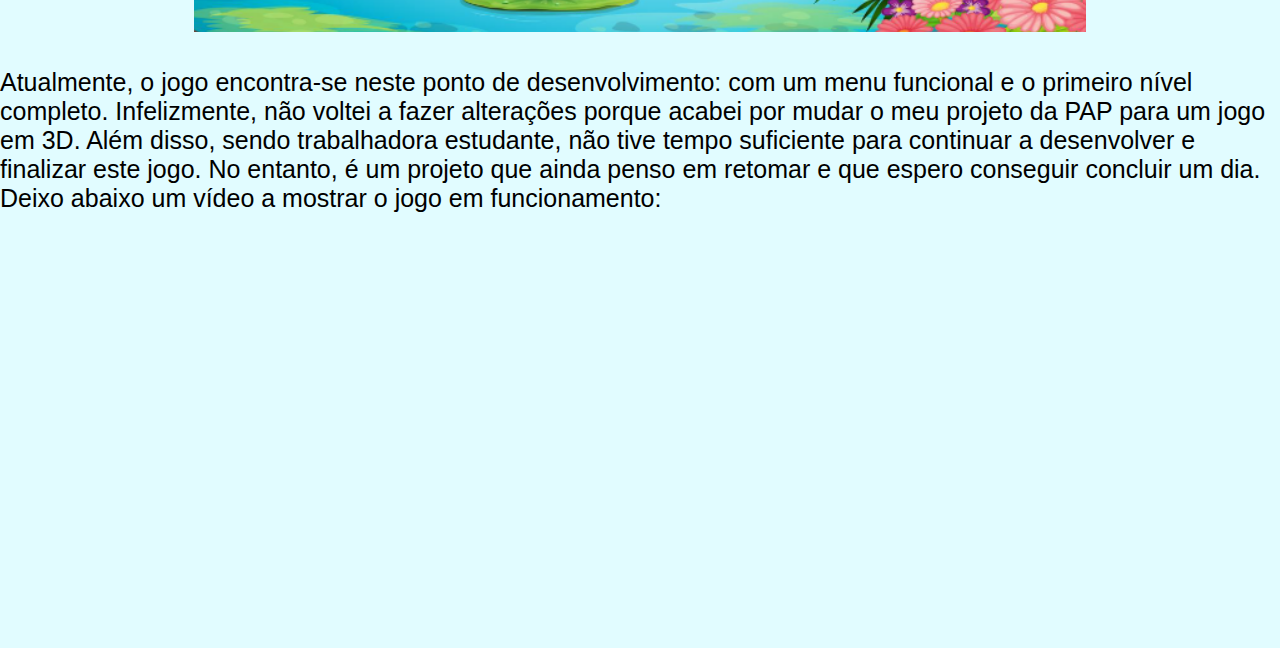
<file: Nuts.html>
<html>
<head>
    <title>Site Pessoal</title>
    <link rel="stylesheet" href="Nuts.css">
</head>    
<body>
    <header id="header">
        <div class="logo">Iara</div>
            <nav>
                <a href="index.html"> Ínicio </a>
                <a href="Projetos.html"> Projetos </a>
                <a href="Educacao.html"> Educação </a>
                <a href="https://wa.me/351937375583?text=Olá%20Iara,%20gostava%20de%20falar%20contigo%20sobre%20uma%20oportunidade." class="contact-btn">Contacto</a>
            </nav>

    </header>






<section class="home">
        <div class="home-img">
            <img src="img/nuts.png" atl="">
        </div>
        <div class="home-content">
            <h1>Get The Nuts</h1>
            <p>Get the Nuts é um jogo 2D desenvolvido por mim, centrado num esquilo determinado a recolher o maior número possível de bolotas antes da chegada do inverno. O objetivo principal é completar 25 níveis progressivamente mais desafiantes, testando a agilidade e a estratégia do jogador num ambiente simples, divertido e acessível.
                No início do projeto, tentei criar os meus próprios sprites, mas após perceber que ainda não tinha a habilidade necessária para alcançar o estilo visual que idealizava, optei por utilizar assets gratuitos disponíveis online. Ainda assim, fiz questão de integrar animações e mecânicas que dessem vida ao jogo.</p>
            <br>
            <p>Até ao momento, o projeto conta com: <br> Um Menu Principal totalmente funcional; <br> O primeiro nível completo, com elementos interativos e animações; <br>Um conceito sólido para os 25 níveis e mecânicas principais;</p>

        </div>
    </section>

    <section class="body-page">
        
        <div class="body-content">
            <p>Apesar de atualmente ter colocado este projeto em pausa para explorar o desenvolvimento de jogos em 3D (uma área que recentemente despertou o meu interesse) Get the Nuts continua a ser uma experiência valiosa no meu percurso, onde desenvolvi competências em lógica de jogo, animação, organização de níveis e design de interfaces em 2D.</p>
            <br><h1>Processo de Desenvolvimento</h1>
            <h2>Como desenvolvi o jogo  Get The Nuts?</h2>
            <p>A ideia para o Get the Nuts surgiu durante uma fase em que tinha de decidir um progeto para a minha PAP, na altura eu queria praticar e consolidar os meus conhecimentos em desenvolvimento de jogos 2D. Queria criar algo simples, mas com potencial para ser divertido e desafiante. Comecei a pensar em mecânicas clássicas de plataformas e numa personagem cativante que tivesse um objetivo claro foi aí que imaginei um esquilo a preparar-se para o inverno, a correr contra o tempo para recolher o máximo de bolotas possível.
                A inspiração veio também de jogos que jogava na infância, onde os níveis iam ficando mais difíceis à medida que avançávamos, exigindo mais precisão e estratégia. Quis recriar essa sensação de progresso e superação, mantendo um ambiente leve e animado.
                O projeto nasceu assim: como uma forma de unir aprendizagem, criatividade e diversão e acabou por se tornar um marco importante no meu percurso, especialmente porque foi um dos primeiros jogos que comecei a desenvolver sozinha, com planeamento e ideias próprias.</p>
        

            <h2> Plataformas e linguagens usadas:</h2>
        </div>
            <div class="linguagens">
        <div class="linguagem">
            <img src="img/d1d1d.png" alt="Python">
        </div>

        <div class="linguagem">
            <img src="img/unity.png" alt="C#">
        </div>        
    </div>

        <div class="Desenvolvimento">
            <h1> Desenvolvimento:</h1>
            <p> Inicialmente, tentei criar os meus próprios sprites usando o Paint. Desenhei vários que queria incluir no jogo, mas, ao colocá-los em prática, percebi que ainda não tinha a habilidade necessária para criar sprites com a qualidade que desejava. Por isso, optei por utilizar alguns sprites gratuitos disponíveis na internet.</p>

        <div class="linguagens">
        <div class="linguagem">
            <img src="img/grande plataforma de ouro.png" alt="Python">
        </div>

        <div class="linguagem">
            <img src="img/grande plataforma.png">
        </div>        

        <div class="linguagem">
            <img src="img/a.png">
        </div>    

        <div class="linguagem">
            <img src="img/b.png">
        </div>  
        
        <div class="linguagem">
            <img src="img/chao.png">
        </div>

        <div class="linguagem">
            <img src="img/diamante1.png">
        </div>

        <div class="linguagem">
            <img src="img/bandeira5.png">
        </div>

    </div>

    <h1> Resultado(com os meus sprites):</h1>
        
    <div  class="nutsimg">
    <img src="img/alterações.png"></img>
    </div>

    <h1> Resultado(com os sprites online):</h1>
    <br>
    <div  class="nutsimg">
    <img src="img/nivel1.png"></img>
    </div>
    <br>
    <p>Este foi então o resultado final do primeiro nível, já com os sprites online ,uma versão simples, mas funcional, que me deixou satisfeita com o progresso e motivada para continuar a evoluir.
Depois de concluir o primeiro nível, achei que o meu jogo 2D precisava de um menu inicial, então comecei a trabalhar nele com o objetivo de torná-lo mais completo e organizado. Este foi o resultado final:</p>
    <br>
    <div  class="nutsimg">
    <img src="img/menu.png"></img>
    </div>
    <div  class="nutsimg">
    <img src="img/menu1.png"></img>
    </div>
    <br><br>
    <p>Atualmente, o jogo encontra-se neste ponto de desenvolvimento: com um menu funcional e o primeiro nível completo. Infelizmente, não voltei a fazer alterações porque acabei por mudar o meu projeto da PAP para um jogo em 3D. Além disso, sendo trabalhadora estudante, não tive tempo suficiente para continuar a desenvolver e finalizar este jogo.
No entanto, é um projeto que ainda penso em retomar e que espero conseguir concluir um dia.
Deixo abaixo um vídeo a mostrar o jogo em funcionamento:</p>

<div class="video-container">
  <iframe width="560" height="315" src="https://www.youtube.com/embed/CGb7R8deyqQ" frameborder="0" allowfullscreen></iframe>
</div>

</div>    
</section>




    <script>
        function toggleMobileNav(){
            const hamburger = document.querySelector('.hamburger');
            const mobileNav = document.getElementById('mobileNav');

            hamburger.classList.toggle('active');
            mobileNav.classList.toggle('active');

            document.body.style.overflow = mobileNav.classList.contains('active') ? 'hidden' : '';
        }

        document.addEventListener('click', function(event){
            const mobileNav = document.getElementById('mobileNav');
            const hamburger = document.querySelector('.hamburger');

            if(mobileNav.classList.contains('active') &&
               !mobileNav.contains(event.target) &&
               !hamburger.contains(event.target)) {
                toggleMobileNav();
            }
        });
    </script>


</body>
</html>
</file>
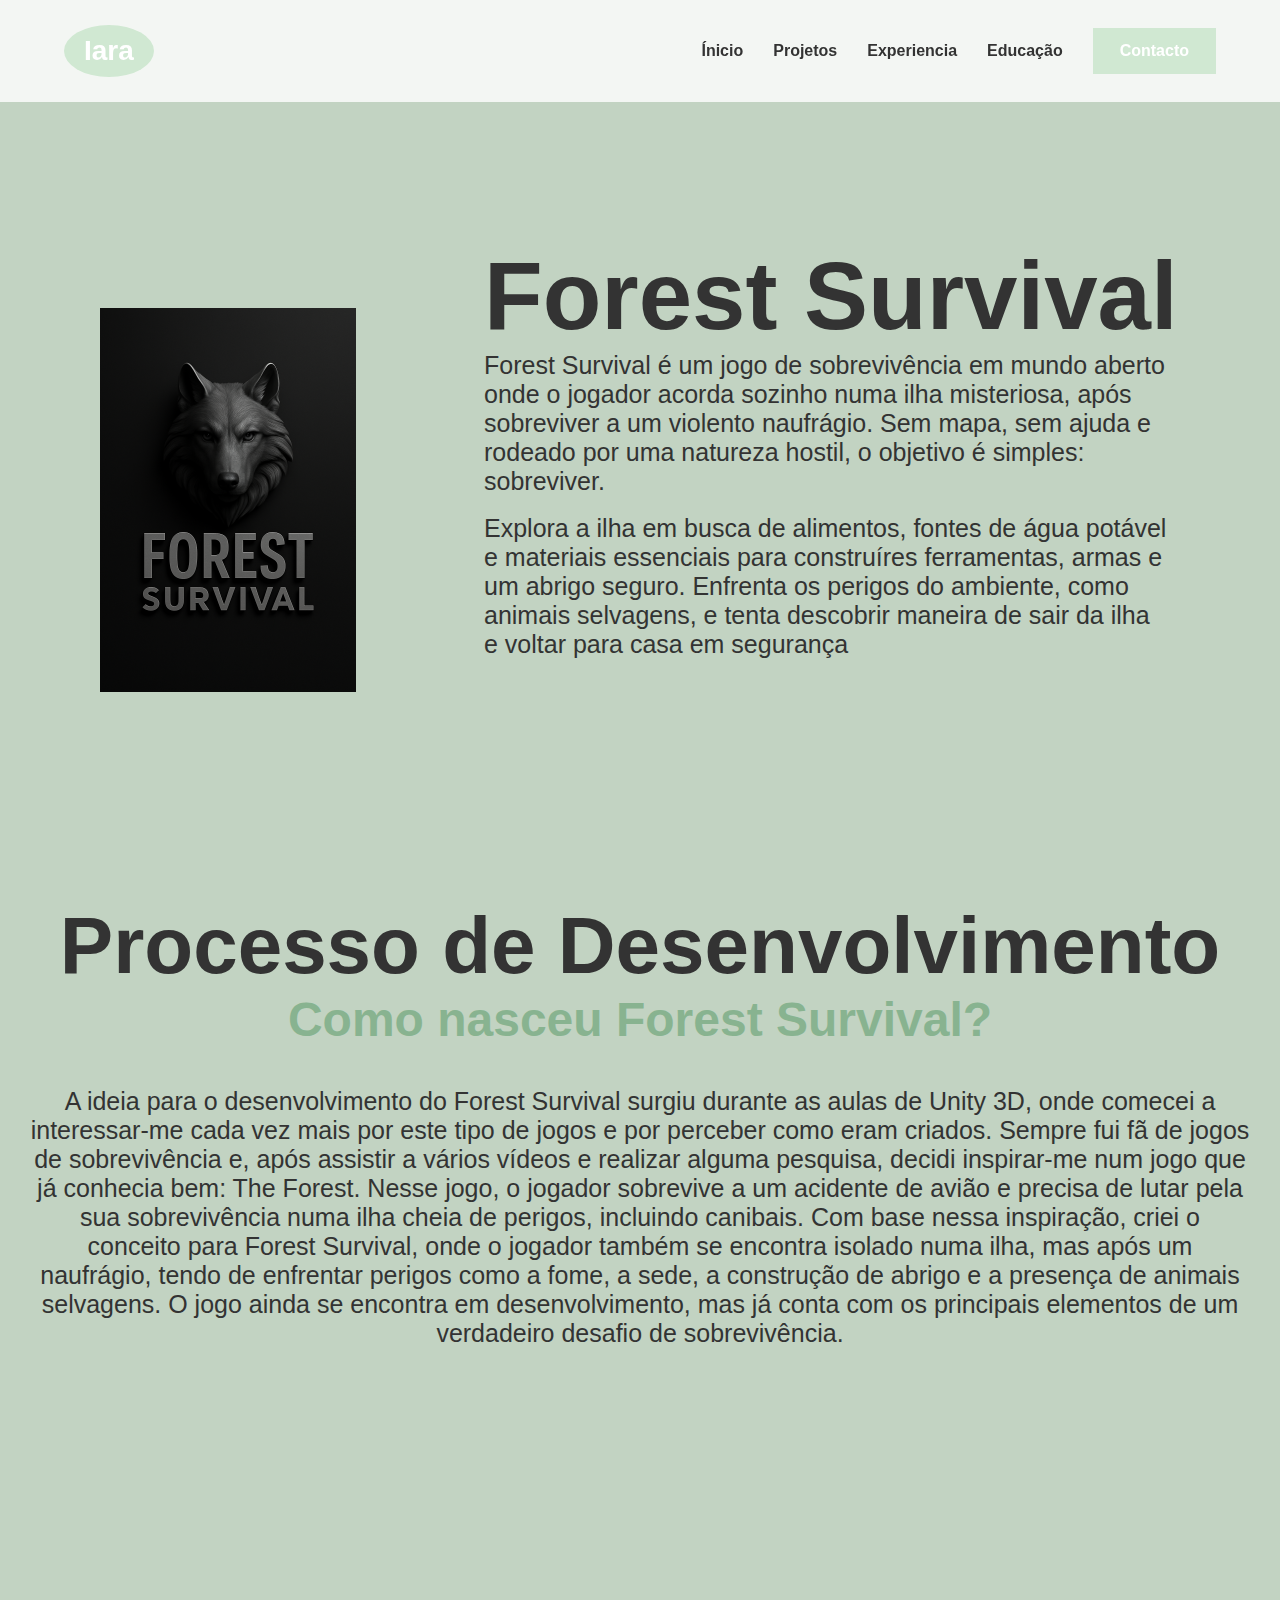
<file: PapProgeto.html>
<html>
<head>
    <title>Site Pessoal</title>
    <link href='https://unpkg.com/boxicons@2.1.4/css/boxicons.min.css' rel='stylesheet'>
    <link rel="stylesheet" href="PapProgeto.css">
</head>    
<body>
    <header id="header">
        <div class="logo">Iara</div>
            <nav>
                <a href="index.html"> Ínicio </a>
                <a href="index.html"> Projetos </a>
                <a href="#"> Experiencia </a>
                <a href="Educacao.html"> Educação </a>
                <a href="https://wa.me/351937375583?text=Olá%20Iara,%20gostava%20de%20falar%20contigo%20sobre%20uma%20oportunidade." class="contact-btn">Contacto</a>
            </nav>
            <div class="hamburger" onClick="toggleMobileNav()">
                <span></span>
                <span></span>
                <span></span>
            </div>
    </header>

    <div class="mobile-nav" id="mobileNav">
        <a href="index.html"> Ínicio </a>
        <a href="index.html"> Projetos </a>
        <a href="#"> Experiencia </a>
        <a href="#"> Educação </a>
        <a href="#"> Contacto </a>
    </div>


    <section class="home">
        <div class="home-img">
            <img src="img/3D.png" atl="">
        </div>
        <div class="home-content">
            <h1>Forest Survival</h1>
            <p>Forest Survival é um jogo de sobrevivência em mundo aberto onde o jogador acorda sozinho numa ilha misteriosa, após sobreviver a um violento naufrágio. Sem mapa, sem ajuda e rodeado por uma natureza hostil, o objetivo é simples: sobreviver.</p>
            <br>
            <p>Explora a ilha em busca de alimentos, fontes de água potável e materiais essenciais para construíres ferramentas, armas e um abrigo seguro. Enfrenta os perigos do ambiente, como animais selvagens, e tenta descobrir maneira de sair da ilha e voltar para casa em segurança</p>

        </div>
    </section>

    <section class="body-page">
        
        <div class="body-content">
            <h1>Processo de Desenvolvimento</h1>
            <h2>Como nasceu Forest Survival?</h2>
            <p>A ideia para o desenvolvimento do Forest Survival surgiu durante as aulas de Unity 3D, onde comecei a interessar-me cada vez mais por este tipo de jogos e por perceber como eram criados. Sempre fui fã de jogos de sobrevivência e, após assistir a vários vídeos e realizar alguma pesquisa, decidi inspirar-me num jogo que já conhecia bem: The Forest. Nesse jogo, o jogador sobrevive a um acidente de avião e precisa de lutar pela sua sobrevivência numa ilha cheia de perigos, incluindo canibais. Com base nessa inspiração, criei o conceito para Forest Survival, onde o jogador também se encontra isolado numa ilha, mas após um naufrágio, tendo de enfrentar perigos como a fome, a sede, a construção de abrigo e a presença de animais selvagens. O jogo ainda se encontra em desenvolvimento, mas já conta com os principais elementos de um verdadeiro desafio de sobrevivência.</p>
        </div>
    </section>



</body>
</html>
</file>
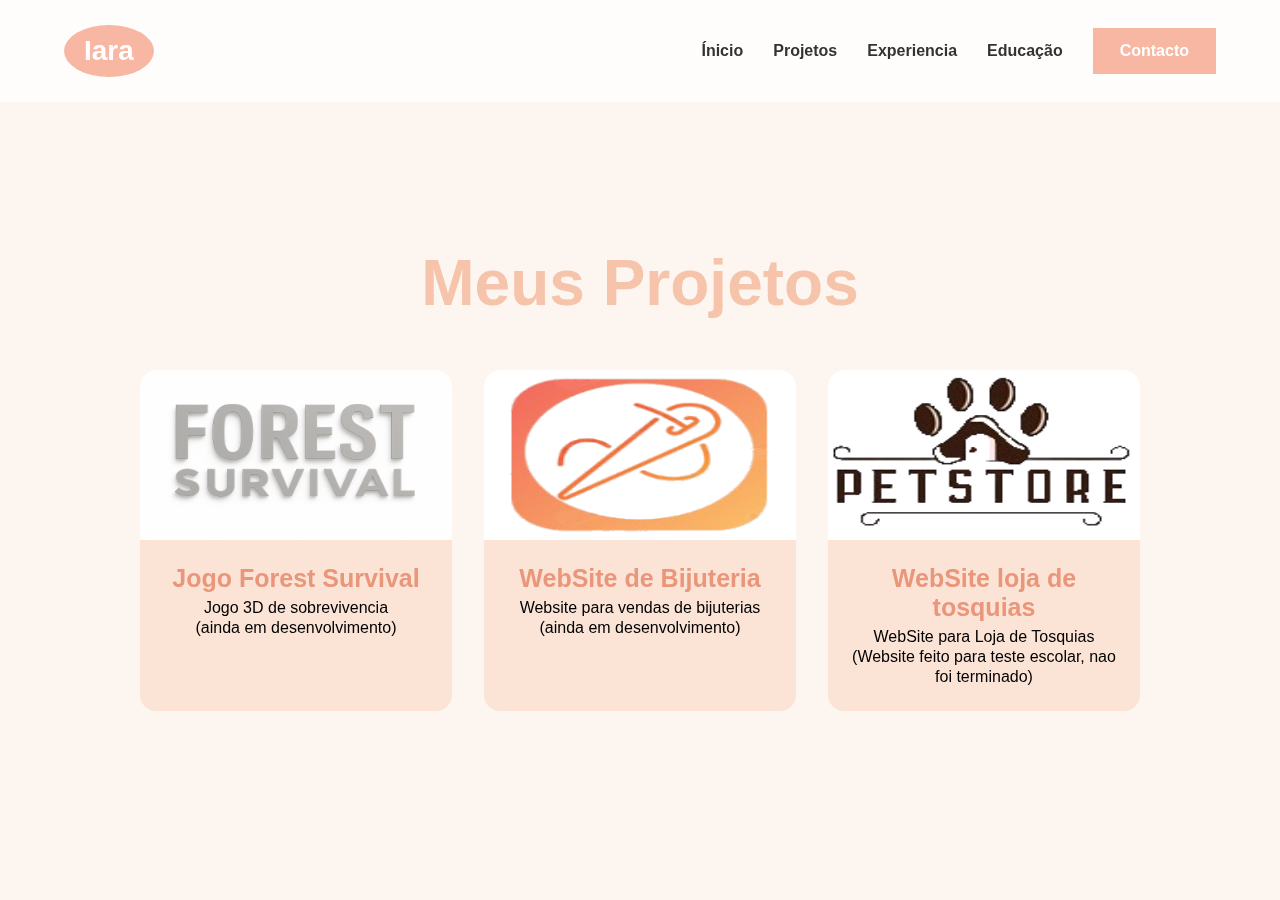
<file: Projetos.html>
<html>
<head>
    <title>Site Pessoal</title>
    <link rel="stylesheet" href="Projetos.css">
</head>    
<body>
    <header id="header">
        <div class="logo">Iara</div>
            <nav>
                <a href="index.html"> Ínicio </a>
                <a href="#projetos"> Projetos </a>
                <a href="#"> Experiencia </a>
                <a href="Educacao.html"> Educação </a>
                <a href="https://wa.me/351937375583?text=Olá%20Iara,%20gostava%20de%20falar%20contigo%20sobre%20uma%20oportunidade." class="contact-btn">Contacto</a>
            </nav>
            <div class="hamburger" onClick="toggleMobileNav()">
                <span></span>
                <span></span>
                <span></span>
            </div>
    </header>

    <div class="mobile-nav" id="mobileNav">
        <a href="index.html"> Ínicio </a>
        <a href="#projetos"> Projetos </a>
        <a href="#"> Experiencia </a>
        <a href="Educacao.html"> Educação </a>
        <a href="#"> Contacto </a>
    </div>

<section id="projetos" class="projetos">
        <h2 class="projetos-titulo"> Meus Projetos </h2>
        <div class="projetos-caixa">

            <div class="projetos-card">
                <a href="PapProgeto.html"><img src="img/3DDD.png" class="projetos-imagem"></a>
                <div class="caixa-texto-projetos">
                <h3 class="info-projetos"> Jogo Forest Survival</h3>
                <p class="paragrafo-projetos"> Jogo 3D de sobrevivencia<br>(ainda em desenvolvimento)</p>
                </div>
            </div>

            <div class="projetos-card">
                <a href="https://iara2004.github.io/Nana-s-Biju/"><img src="img/Nana's.png" class="projetos-imagem"></a>
                <div class="caixa-texto-projetos">
                <h3 class="info-projetos"> WebSite de Bijuteria</h3>
                <p class="paragrafo-projetos"> Website para vendas de bijuterias<br>(ainda em desenvolvimento)</p>
                </div>
            </div>

            <div class="projetos-card">
                <a href="https://iara2004.github.io/PetShop/"><img src="img/logotipo333.png" class="projetos-imagem"></a>
                <div class="caixa-texto-projetos">
                <h3 class="info-projetos"> WebSite loja de tosquias</h3>
                <p class="paragrafo-projetos"> WebSite para Loja de Tosquias<br>(Website feito para teste escolar, nao foi terminado)</p>
                </div>
            </div>

        </div>
</section>



</body>
</html>
</file>
<file: style.css>
* {
    margin: 0;
    padding: 0;
    box-sizing: border-box;
}

html {
  scroll-behavior: smooth;
}

:root {
    --bg-light: #fdf6f0;          /* Fundo claro */
    --primary: #f7b7a3;           /* Rosa pêssego pastel */
    --accent: #d4a29c;            /* Tom rosado suave para detalhes */
    --text-main: #333333;         /* Texto principal escuro */
    --text-secondary: #555555;    /* Texto secundário */
    --shadow-primary: rgba(247, 183, 163, 0.3);
    --shadow-hover: rgba(247, 183, 163, 0.4);
}

body {
    min-height: 100vh;
    width: 100%;
    font-family: 'Montserrat', sans-serif;
    background: var(--bg-light);
    color: var(--text-main);
    overflow-x: hidden;
    position: relative;
}

header {
    display: flex;
    justify-content: space-between;
    align-items: center;
    padding: 25px 5%;
    position: fixed;
    width: 100%;
    top: 0;
    z-index: 1000;
    background: rgba(255, 255, 255, 0.8);
    backdrop-filter: blur(10px);
    transition: all 0.3s ease;
}

header.scrolled {
    padding: 15px 5%;
    background: rgba(255, 255, 255, 0.95);
}

.logo {
    font-size: 28px;
    font-weight: 900;
    background: var(--primary);
    color: #fff;
    border-radius: 50%;
    padding: 10px 20px;
    transition: all 0.3s ease;
    cursor: pointer;
}

.logo:hover {
    transform: rotate(15deg) scale(1.1);
    box-shadow: 0 0 15px var(--shadow-primary);
}

nav {
    display: flex;
    gap: 30px;
    align-items: center;
}

nav a {
    text-decoration: none;
    color: var(--text-main);
    font-weight: 600;
    font-size: 16px;
    transition: all 0.3s ease;
}

nav a:hover {
    color: var(--primary);
}

.contact-btn {
    background: var(--primary);
    padding: 12px 25px;
    color: #fff;
    font-weight: bold;
    transition: all 0.3s ease;
    border: 2px solid transparent;
}

.contact-btn:hover {
    background: transparent;
    border-color: var(--primary);
    color: var(--primary);
    transform: translateY(-3px);
    box-shadow: 0 5px 15px var(--shadow-primary);
}

.hamburger {
    display: none;
    flex-direction: column;
    cursor: pointer;
    z-index: 1001;
    padding: 10px;
}

.hamburger span {
    height: 3px;
    width: 25px;
    background: var(--text-main);
    margin-bottom: 5px;
    border-radius: 5px;
    transition: all 0.3s ease;
}

.hamburger.active span:nth-child(1) {
    transform: rotate(45deg) translate(5px, 5px);
}

.hamburger.active span:nth-child(2) {
    opacity: 0;
}

.hamburger.active span:nth-child(3) {
    transform: rotate(-45deg) translate(5px, -5px);
}

.mobile-nav {
    display: flex;
    flex-direction: column;
    background: rgba(255, 255, 255, 0.09);
    position: fixed;
    top: 0;
    right: -100%;
    width: 40%;
    height: 100vh;
    padding: 100px 30px;
    text-align: right;
    z-index: 999;
    backdrop-filter: blur(10px);
    transition: right 0.5s ease;
}

.mobile-nav.active {
    right: 0;
}

.mobile-nav a {
    padding: 15px 0;
    color: var(--text-main);
    text-decoration: none;
    font-size: 20px;
    font-weight: 600;
    transition: all 0.3s ease;
}

.mobile-nav a:hover {
    color: var(--primary);
    transform: translateX(-10px);
}

.hero {
    min-height: 100vh;
    display: flex;
    flex-wrap: wrap;
    align-items: center;
    justify-content: space-around;
    padding: 100px 5% 50px;
    position: relative;
}

.hero-text {
    max-width: 600px;
    z-index: 2;
}

.hero-text h1 {
    font-size: clamp(36px, 5vw, 60px);
    margin-top: 40px;
    margin-bottom: 15px;
    line-height: 1.2;
    animation: fadeInUp 1s ease;
}

.hero-text h1 span {
    font-family: 'Pacifico', cursive;
    color: var(--primary);
    display: inline-block;
    animation: rubberBand 1s ease;
}

.hero-text h2 {
    font-size: clamp(24px, 3vw, 40px);
    font-weight: 800;
    color: var(--accent);
    margin-bottom: 25px;
    animation: fadeInUp 1s ease 0.2s forwards;
}

.hero-text p {
    line-height: 1.8;
    margin-bottom: 30px;
    font-size: 18px;
    color: var(--text-secondary);
    animation: fadeInUp 1s ease 0.4s forwards;
}

.social-icons {
    display: flex;
    gap: 20px;
    margin: 25px 0;
    animation: fadeInUp 1s ease 0.6s forwards;
}

.social-icons a {
    color: var(--text-main);
    font-size: 35px;
    transition: all 0.3s ease;
    display: inline-block;
}

.social-icons a:hover {
    color: var(--primary);
    transform: translateY(-5px) scale(1.2);
}

.buttons {
    display: flex;
    gap: 20px;
    margin-top: 30px;
    animation: fadeInUp 1s ease 0.8s forwards;
}

.buttons a {
    padding: 15px 35px;
    background: var(--primary);
    border-radius: 10px;
    font-weight: bold;
    color: #fff;
    text-decoration: none;
    box-shadow: 0 4px 15px var(--shadow-primary);
    transition: all 0.3s ease;
    border: 2px solid transparent;
}

.buttons a:first-child {
    background: transparent;
    border: 2px solid var(--primary);
    color: var(--primary);
}

.buttons a:hover {
    transform: translateY(-5px);
    box-shadow: 0 8px 25px var(--shadow-hover);
}

.buttons a:first-child:hover {
    background: rgba(247, 183, 163, 0.1);
}

.hero-image-container {
    position: relative;
    z-index: 2;
    animation: fadeInRight 1s ease;
}

.hero-image {
    width: 400px;
    height: 400px;
    object-fit: cover;
    border-radius: 50%;
    border: 4px solid var(--primary);
    box-shadow: 0 20px 50px rgba(0, 0, 0, 0.2);
}

.hero-image:hover {
    transform: scale(1.03);
    box-shadow: 0 25px 60px var(--shadow-primary);
    transition: 0.3s;
}






.contratar {
    margin: auto;
    padding: 8rem 10rem;
    display: flex;
    align-items: center;
    gap: 4rem;
    flex-wrap: wrap;
}

.contratar .eu {
    max-width: 300px;
    border-radius: 50%;
    border: 4px solid var(--primary);
    box-shadow: 0 20px 50px rgba(0, 0, 0, 0.2);
    transition: 0.3s;
}

.contratar .eu:hover {
    transform: scale(1.03);
    box-shadow: 0 25px 60px var(--shadow-primary);
}

.texto-contratar {
    max-width: 700px;
}

.texto-contratar h1 {
    margin-bottom: 25px;
    font-size: 48px;
    color: rgb(246, 164, 137);
    text-align: center;
}

.texto-contratar p {
    text-align: justify;
    line-height: 1.8;
    font-size: 18px;
}





.projetos{
    padding: 6rem 2rem;
}

.projetos-caixa{
    display: grid;
    grid-template-columns: repeat(auto-fit, minmax(300px, 1fr));
    gap: 2rem;
    max-width: 1000px;
    margin: 0 auto;
}

.projetos-card{
    background: rgba(250, 219, 202, 0.701);
    border-radius: 16px;
    backdrop-filter: blur(5px);
    border: 1px solid var(--vidro);
    overflow: hidden;
    transition: all 0.5s ease;
    cursor: pointer;
}

.projetos-titulo{
    text-align: center;
    font-size: 4rem;
    margin-top: 150px;
    margin-bottom: 50px;
    color: rgba(244, 190, 161, 0.889);
}

.projetos-card:hover{
    box-shadow: 0 10px 20px rgba(28, 26, 25, 0.342);
    transform: translateY(-10px) sclae(1.03);
}

.projetos-imagem{
    height: 170px;
    width: 100%;
    object-fit: fill;
}

.caixa-texto-projetos{
    padding: 1.5rem;
}

.caixa-texto-projetos h3{
    font-size: 25px;
    color: darksalmon;
    text-align: center;
}

.paragrafo-projetos{
    color:black;
    line-height: 1.25rem;
    text-align: center;
}

.info-projetos{
    margin-bottom: 5px;
}


















/* Animações */
@keyframes fadeInUp {
    from { opacity: 0; transform: translateY(0); }
}

@keyframes fadeInRight {
    from { opacity: 0; transform: translateX(50px); }
    to { opacity: 1; transform: translateX(0); }
}

@keyframes rubberBand {
    from { transform: scale3d(1, 1, 1); }
    30% { transform: scale3d(1.25, 0.75, 1); }
    40% { transform: scale3d(0.75, 1.25, 1); }
    50% { transform: scale3d(1.15, 0.85, 1); }
    65% { transform: scale3d(0.95, 1.05, 1); }
    75% { transform: scale3d(1.05, 0.95, 1); }
    to   { transform: scale3d(1, 1, 1); }
}

/* Responsivo */
@media (max-width: 992px) {
    .hero { padding-top: 120px; text-align: center; justify-content: center; }
    .hero-text { margin-bottom: 50px; }
    .social-icons, .buttons { justify-content: center; }
    .hero-image { width: 400px; }
}

@media (max-width: 768px) {
    header { padding: 20px; }
    nav { display: none; }
    .hamburger { display: flex; }
    .hero { padding: 100px 20px 50px; }
    .hero-text { margin-bottom: 40px; }
    .hero-image { width: 350px; }
    .buttons { flex-direction: column; gap: 15px; }
    .buttons a { width: 100%; }
}

@media (max-width: 480px) {
    .mobile-nav { width: 80%; }
    .logo { font-size: 24px; padding: 8px 16px; }
    .hero-text h1 { font-size: 32px; }
    .hero-text h2 { font-size: 24px; }
    .hero-text p { font-size: 16px; }
    .hero-image { width: 300px; }

    .contratar {
        flex-direction: column; /* empilha os elementos */
        align-items: center;    /* centraliza horizontalmente */
        padding: 3rem 2rem;     /* reduz o espaçamento lateral */
        text-align: center;     /* centraliza textos */
    }

       .eu {
        width: 200px; /* opcional, menor largura para caber bem */
        margin-bottom: 1.5rem;
    }
        .texto-contratar h1 {
        font-size: 32px;
    }

    .texto-contratar p {
        font-size: 16px;
    }
}
</file>
<file: certeficado.css>
* {
    margin: 0;
    padding: 0;
    box-sizing: border-box;
}

:root {
    --bg-light: rgba(225, 255, 227, 0.645);        
    --primary: rgb(89, 163, 94);         
    --accent: rgba(225, 255, 227, 0.645);           
    --text-main: #201f1f;         
}

body {
    min-height: 100vh;
    width: 100%;
    font-family: 'Montserrat', sans-serif;
    background: var(--bg-light);
    color: var(--text-main);
    overflow-x: hidden;
    position: relative;
}

/* ---------------- HEADER ---------------- */
header {
    display: flex;
    justify-content: space-between;
    align-items: center;
    padding: 25px 5%;
    position: fixed;
    width: 100%;
    top: 0;
    z-index: 1000;
    background: rgba(187, 246, 191, 0.645); 
    backdrop-filter: blur(10px);
    transition: all 0.3s ease;
}

header.scrolled {
    padding: 15px 5%;
    background: rgba(255, 255, 255, 0.486);
}

.logo {
    font-size: 28px;
    font-weight: 900;
    background: var(--primary);
    color: #fff;
    border-radius: 50%;
    padding: 10px 20px;
    transition: all 0.3s ease;
    cursor: pointer;
}

.logo:hover {
    transform: rotate(15deg) scale(1.1);
    box-shadow: 0 0 15px var(--shadow-primary);
}

nav {
    display: flex;
    gap: 30px;
    align-items: center;
}

nav a {
    text-decoration: none;
    color: var(--text-main);
    font-weight: 600;
    font-size: 16px;
    transition: all 0.3s ease;
}

nav a:hover {
    color: var(--primary);
}

.contact-btn {
    background: var(--primary);
    padding: 12px 25px;
    color: #fff;
    font-weight: bold;
    transition: all 0.3s ease;
    border: 2px solid transparent;
}

.contact-btn:hover {
    background: transparent;
    border-color: var(--primary);
    color: var(--primary);
    transform: translateY(-3px);
    box-shadow: 0 5px 15px var(--shadow-primary);
}

/* ---------------- CERTIFICADOS ---------------- */
.Escola-Certificados {
    min-height: 80vh;
    flex-wrap: wrap;
    padding: 200px 5% 50px;
    position: relative;
}

.Descricao h1 {
    margin-bottom: 25px;
    font-size: 48px;
    color: rgb(89, 163, 94);
    text-align: center;
}

.Descricao p {
    text-align: center;
    font-size: 25px;
}

.certificados {
    margin-top: 100px;
    font-size: 25px;
    color: rgb(89, 163, 94);
    text-align: center;
}

/* Cada certificado */
.certificado-item {
    display: flex;
    flex-direction: column;
    align-items: center;
    justify-content: center;
    gap: 30px;
    padding: 40px 20px;
    flex-wrap: wrap;
    text-align: center;
    margin: 0 auto;
    width: 100%;
    max-width: 1000px;   /* largura máxima no PC */
}

.certificado-item img {
    width: 100%;
    max-width: 700px;    /* imagens grandes mas legíveis */
    height: auto;
    border-radius: 8px;
    display: block;
    margin: 0 auto;
}

.certificados-content {
    width: 100%;
    max-width: 900px;
    text-align: center;
    margin: 0 auto;
    line-height: 1.6;
}

.certificados-content h2 {
    font-size: 25px;
    color: #333;
    margin-bottom: 10px;
    text-align: center;
}

.certificados-content p {
    font-size: 20px;
    color: #444;
    text-align: center;
}

/* ---------------- RESPONSIVO ---------------- */
@media (max-width: 1200px) {
    .hero { 
        padding-top: 120px; 
        text-align: center; 
        justify-content: center; 
    }
    .hero-text { margin-bottom: 50px; }
    .social-icons, .buttons { justify-content: center; }
    .hero-image { width: 400px; }
}

@media (max-width: 768px) {
    .certificado-item {
        padding: 20px;
        gap: 25px;
        max-width: 100%;   /* usa toda a largura disponível */
    }

    .certificado-item img {
        width: 100%;
        max-width: 450px;  /* imagens mais visíveis no mobile */
    }

    .certificados-content {
        max-width: 95%;    /* texto ocupa quase toda a tela */
    }

    .certificados-content h2 {
        font-size: 22px;
        margin-bottom: 12px;
    }

    .certificados-content p {
        font-size: 18px;
        line-height: 1.8;
    }

    header { padding: 20px; }
    nav { display: none; }
    .hero { padding: 100px 20px 50px; }
    .hero-text { margin-bottom: 40px; }
    .hero-image { width: 350px; }
    .buttons { flex-direction: column; gap: 15px; }
    .buttons a { width: 100%; }
}

@media (max-width: 480px) {
    .logo { font-size: 24px; padding: 8px 16px; }
    .hero-text h1 { font-size: 32px; }
    .hero-text h2 { font-size: 24px; }
    .hero-text p { font-size: 16px; }
    .hero-image { width: 300px; }

    .certificado-item img {
        max-width: 100%;   /* ocupa toda a largura no telemóvel pequeno */
    }

    .certificados-content {
        max-width: 100%;
    }

    .certificados-content p {
        font-size: 16px;
    }
}
</file>
<file: Educacao.css>
* {
    margin: 0;
    padding: 0;
    box-sizing: border-box;
}

:root {
    --bg-light: #fdf6f0;          /* Fundo claro */
    --primary: #f7b7a3;           /* Rosa pêssego pastel */
    --accent: #d4a29c;            /* Tom rosado suave para detalhes */
    --text-main: #333333;         /* Texto principal escuro */
    --text-secondary: #555555;    /* Texto secundário */
    --shadow-primary: rgba(247, 183, 163, 0.3);
    --shadow-hover: rgba(247, 183, 163, 0.4);
}

body {
    min-height: 100vh;
    width: 100%;
    font-family: 'Montserrat', sans-serif;
    background: var(--bg-light);
    color: var(--text-main);
    overflow-x: hidden;
    position: relative;
}

header {
    display: flex;
    justify-content: space-between;
    align-items: center;
    padding: 25px 5%;
    position: fixed;
    width: 100%;
    top: 0;
    z-index: 1000;
    background: rgba(255, 255, 255, 0.8);
    backdrop-filter: blur(10px);
    transition: all 0.3s ease;
}

header.scrolled {
    padding: 15px 5%;
    background: rgba(255, 255, 255, 0.95);
}

.logo {
    font-size: 28px;
    font-weight: 900;
    background: var(--primary);
    color: #fff;
    border-radius: 50%;
    padding: 10px 20px;
    transition: all 0.3s ease;
    cursor: pointer;
}

.logo:hover {
    transform: rotate(15deg) scale(1.1);
    box-shadow: 0 0 15px var(--shadow-primary);
}

nav {
    display: flex;
    gap: 30px;
    align-items: center;
}

nav a {
    text-decoration: none;
    color: var(--text-main);
    font-weight: 600;
    font-size: 16px;
    transition: all 0.3s ease;
}

nav a:hover {
    color: var(--primary);
}

.contact-btn {
    background: var(--primary);
    padding: 12px 25px;
    color: #fff;
    font-weight: bold;
    transition: all 0.3s ease;
    border: 2px solid transparent;
}

.contact-btn:hover {
    background: transparent;
    border-color: var(--primary);
    color: var(--primary);
    transform: translateY(-3px);
    box-shadow: 0 5px 15px var(--shadow-primary);
}

.hamburger {
    display: none;
    flex-direction: column;
    cursor: pointer;
    z-index: 1001;
    padding: 10px;
}

.hamburger span {
    height: 3px;
    width: 25px;
    background: var(--text-main);
    margin-bottom: 5px;
    border-radius: 5px;
    transition: all 0.3s ease;
}

.hamburger.active span:nth-child(1) {
    transform: rotate(45deg) translate(5px, 5px);
}

.hamburger.active span:nth-child(2) {
    opacity: 0;
}

.hamburger.active span:nth-child(3) {
    transform: rotate(-45deg) translate(5px, -5px);
}

.mobile-nav {
    display: flex;
    flex-direction: column;
    background: rgba(255, 255, 255, 0.09);
    position: fixed;
    top: 0;
    right: -100%;
    width: 40%;
    height: 100vh;
    padding: 100px 30px;
    text-align: right;
    z-index: 999;
    backdrop-filter: blur(10px);
    transition: right 0.5s ease;
}

.mobile-nav.active {
    right: 0;
}

.mobile-nav a {
    padding: 15px 0;
    color: var(--text-main);
    text-decoration: none;
    font-size: 20px;
    font-weight: 600;
    transition: all 0.3s ease;
}

.mobile-nav a:hover {
    color: var(--primary);
    transform: translateX(-10px);
}


.buttons {
    display: flex;
    gap: 20px;
    margin-top: 10px;
    margin-left: 240px;
    animation: fadeInUp 1s ease 0.8s forwards;
    
}

.buttons a {
    padding: 15px 35px;
    background: var(--primary);
    border-radius: 10px;
    font-weight: bold;
    color: #fff;
    text-decoration: none;
    box-shadow: 0 4px 15px var(--shadow-primary);
    transition: all 0.3s ease;
    border: 2px solid transparent;
}

.buttons a:first-child {
    background: transparent;
    border: 2px solid var(--primary);
    color: var(--primary);
}

.buttons a:hover {
    transform: translateY(-5px);
    box-shadow: 0 8px 25px var(--shadow-hover);
}

.buttons a:first-child:hover {
    background: rgba(247, 183, 163, 0.1);
}

.hero-image-container {
    position: relative;
    z-index: 2;
    animation: fadeInRight 1s ease;
}

.hero-image {
    width: 400px;
    height: 400px;
    object-fit: cover;
    border-radius: 50%;
    border: 4px solid var(--primary);
    box-shadow: 0 20px 50px rgba(0, 0, 0, 0.2);
}

.hero-image:hover {
    transform: scale(1.03);
    box-shadow: 0 25px 60px var(--shadow-primary);
}

.body1 {
    padding-top: 7rem;
    margin-bottom: 3rem; 
}

.body1 h1{
    align-items: center;
    text-align: center;
    font-size: 2rem;
}


.container-card-1 {
    display: flex;
    justify-content: center;
    flex-wrap: wrap;
    gap: 2rem;
    padding-top: 2rem;
    margin-bottom: 13rem;
}


.cards {
    display: flex;
    flex-direction: column; 
    align-items: center;
    gap: 1rem; 
    width: 200px;
}


.cards img {
    width: 150px;
    height: 170px;
    transition: 0.35s ease;
    object-fit: cover; 
}

.cards img:hover {
    transform: scale(0.9) translateY(5px);
    cursor: pointer;
}


.cards button {
    padding: 12px 30px;
    background: var(--primary);
    color: #fff;
    font-weight: bold;
    border: 2px solid transparent;
    border-radius: 50px;
    cursor: pointer;
    transition: all 0.3s ease;
    font-size: 16px;
    box-shadow: 0 5px 15px var(--shadow-primary);
}

.cards button:hover {
    background: transparent;
    color: var(--primary);
    border-color: var(--primary);
    transform: translateY(-3px);
    box-shadow: 0 5px 15px var(--shadow-hover);
}









.educacao-section {
    padding: 4rem 5%;
    background-color: var(--bg-light);
    color: var(--text-main);
}

.educacao-section h1 {
    text-align: center;
    color: var(--primary);
    margin-top: 4.5rem;
    margin-bottom: 2.5rem;
}


.gpsi-info-container {
    display: flex;
    flex-direction: column;
    align-items: center; 
    justify-content: center; 
    height: auto; 
    text-align: center;
}


.gpsi-info-container h2 {
    font-size: 2rem; 
    font-weight: bold;
    color: var(--primary);
    margin-bottom: 1.5rem;
    margin-top: 4.5rem; 
}

.gpsi-info {

    margin-top: 0.5rem; 
}

h2{
    font-size: 2rem; 
    font-weight: bold;
    color: var(--primary);
    margin-bottom: 1.5rem;
    margin-top: 4.5rem; 
    text-align: center;
}




.educacao-content {
    display: flex;
    justify-content: space-between;
    align-items: center;
    gap: 2rem;
    max-width: 1200px;
    margin: 0 auto;
    opacity: 0;
    animation: fadeIn 1.5s forwards;
}

.resumo-escolar {
    flex: 1;
    text-align: left;
    font-size: 18px;
    line-height: 1.8;
    color: var(--text-secondary);
}

.escola-imagem {
    flex: 1;
    text-align: right;
}

.escola-imagem img {
    width: 100%;
    max-width: 400px;
    height: auto;
    border-radius: 10px;
    box-shadow: 0 5px 15px var(--shadow-primary);
    opacity: 0;
    animation: fadeIn 1.5s forwards 0.5s;
}

.linguagens {
    display: flex;
    justify-content: center;
    gap: 2rem;
    margin-top: 3rem;
}

.linguagem {
    display: flex;
    flex-direction: column;
    align-items: center;
}

.linguagem img {
    width: 80px;
    height: 80px;
    object-fit: contain;
    margin-bottom: 10px;
    transition: transform 0.3s ease;
}

.linguagem img:hover {
    transform: scale(1.1);
}

.linguagem p {
    font-weight: bold;
    color: var(--primary);
}

h2 {
    margin-top: 3rem;
    font-size: 1.8rem;
    font-weight: bold;
}

.educacao-section p {
    font-size: 18px;
    line-height: 1.8;
    text-align: justify;
    max-width: 900px;
    margin: 0 auto;
    color: var(--text-secondary);
    margin-bottom: 2rem;
}







/* Animação de Fade-In */
@keyframes fadeIn {
    to {
        opacity: 1;
    }
}








/* Animações */
@keyframes fadeInUp {
    from { opacity: 0; transform: translateY(0); }
}

@keyframes fadeInRight {
    from { opacity: 0; transform: translateX(50px); }
    to { opacity: 1; transform: translateX(0); }
}

@keyframes rubberBand {
    from { transform: scale3d(1, 1, 1); }
    30% { transform: scale3d(1.25, 0.75, 1); }
    40% { transform: scale3d(0.75, 1.25, 1); }
    50% { transform: scale3d(1.15, 0.85, 1); }
    65% { transform: scale3d(0.95, 1.05, 1); }
    75% { transform: scale3d(1.05, 0.95, 1); }
    to   { transform: scale3d(1, 1, 1); }
}

/* Responsivo */
@media (max-width: 992px) {
    .hero { padding-top: 120px; text-align: center; justify-content: center; }
    .hero-text { margin-bottom: 50px; }
    .social-icons, .buttons { justify-content: center; }
    .hero-image { width: 400px; }
}

@media (max-width: 768px) {
    header { padding: 20px; }
    nav { display: none; }
    .hamburger { display: flex; }
    .hero { padding: 100px 20px 50px; }
    .hero-text { margin-bottom: 40px; }
    .hero-image { width: 350px; }
    .buttons { flex-direction: column; gap: 15px; }
    .buttons a { width: 100%; }
}

@media (max-width: 480px) {
    .mobile-nav { width: 80%; }
    .logo { font-size: 24px; padding: 8px 16px; }
    .hero-text h1 { font-size: 32px; }
    .hero-text h2 { font-size: 24px; }
    .hero-text p { font-size: 16px; }
    .hero-image { width: 300px; }
}
</file>
<file: Email.css>
* {
    margin: 0;
    padding: 0;
    box-sizing: border-box;
}

html {
  scroll-behavior: smooth;
}

html, body {
  -webkit-text-size-adjust: 100%;
}

:root {

    --primary: #f7b7a3;
}

body {
  font-family: Arial, sans-serif;
  background: #ffe6dd;
  display: flex;
  justify-content: center;
  align-items: center;
  height: 100vh;
  margin: 0;
}

header {
    display: flex;
    justify-content: space-between;
    align-items: center;
    padding: 25px 5%;
    position: fixed;
    width: 100%;
    top: 0;
    z-index: 1000;
    background: rgba(255, 255, 255, 0.8);
    backdrop-filter: blur(10px);
    transition: all 0.3s ease;
}

header.scrolled {
    padding: 15px 5%;
    background: rgba(255, 255, 255, 0.95);
}

.logo {
    font-size: 28px;
    font-weight: 900;
    background: var(--primary);
    color: #fff;
    border-radius: 50%;
    padding: 10px 20px;
    transition: all 0.3s ease;
    cursor: pointer;
}

.logo:hover {
    transform: rotate(15deg) scale(1.1);
    box-shadow: 0 0 15px var(--shadow-primary);
}

nav {
    display: flex;
    gap: 30px;
    align-items: center;
}

nav a {
    text-decoration: none;
    color: var(--text-main);
    font-weight: 600;
    font-size: 16px;
    transition: all 0.3s ease;
}

nav a:hover {
    color: var(--primary);
}

.contact-btn {
    background: var(--primary);
    padding: 12px 25px;
    color: #fff;
    font-weight: bold;
    transition: all 0.3s ease;
    border: 2px solid transparent;
}

.contact-btn:hover {
    background: transparent;
    border-color: var(--primary);
    color: var(--primary);
    transform: translateY(-3px);
    box-shadow: 0 5px 15px var(--shadow-primary);
}








.contact-container {
  background: white;
  padding: 30px;
  border-radius: 12px;
  box-shadow: 0 0 10px rgba(0,0,0,0.1);
  width: 90%;
  max-width: 500px;
}

h1 {
  text-align: center;
  margin-bottom: 20px;
}

form input,
form textarea {
  width: 100%;
  padding: 12px;
  margin-bottom: 15px;
  border: 1px solid #f7b7a3;
  border-radius: 8px;
  font-size: 16px;
}

form textarea {
  resize: vertical;
  height: 120px;
}

button {
  width: 100%;
  padding: 12px;
  background: #f7b7a3;
  color: white;
  font-size: 16px;
  border: none;
  border-radius: 8px;
  cursor: pointer;
}

button:hover {
  background: #ee9579;
}
</file>
<file: Nuts.css>
* {
    margin: 0;
    padding: 0;
    box-sizing: border-box;
}

html {
  scroll-behavior: smooth;
}

html, body {
  -webkit-text-size-adjust: 100%;
}

html {
  scroll-behavior: smooth;
}

:root {
    --bg-light: #c8faff89;         
    --primary:#9dd5f1;                    
}

body {
    min-height: 100vh;
    width: 100%;
    font-family: 'Montserrat', sans-serif;
    background: var(--bg-light);
    color: var(--text-main);
    overflow-x: hidden;
    position: relative;
}

header {
    display: flex;
    justify-content: space-between;
    align-items: center;
    padding: 25px 5%;
    position: fixed;
    width: 100%;
    top: 0;
    z-index: 1000;
    background: rgba(255, 255, 255, 0.8);
    backdrop-filter: blur(10px);
    transition: all 0.3s ease;
}

header.scrolled {
    padding: 15px 5%;
    background: rgba(255, 255, 255, 0.95);
}

.logo {
    font-size: 28px;
    font-weight: 900;
    background: var(--primary);
    color: #fff;
    border-radius: 50%;
    padding: 10px 20px;
    transition: all 0.3s ease;
    cursor: pointer;
}

.logo:hover {
    transform: rotate(15deg) scale(1.1);
    box-shadow: 0 0 15px var(--shadow-primary);
}

nav {
    display: flex;
    gap: 30px;
    align-items: center;
}

nav a {
    text-decoration: none;
    color: var(--text-main);
    font-weight: 600;
    font-size: 16px;
    transition: all 0.3s ease;
}

nav a:hover {
    color: var(--primary);
}

.contact-btn {
    background: var(--primary);
    padding: 12px 25px;
    color: #fff;
    font-weight: bold;
    transition: all 0.3s ease;
    border: 2px solid transparent;
}

.contact-btn:hover {
    background: transparent;
    border-color: var(--primary);
    color: var(--primary);
    transform: translateY(-3px);
    box-shadow: 0 5px 15px var(--shadow-primary);
}





section{
    min-height: 100vh;
}

.home{
    display:flex;
    justify-content: center;
    align-items: center;
    gap: 8rem;

}

.home .home-content h1{
    font-size: 6rem;
    font-weight: 700;
}

.home .home-content p{

    font-size: 25;
    text-align: left;
    margin-right: 110px;

}


.home-img img{
    position: relative;
    width: 20vw;
    margin-left: 100px;
    margin-top: 100px;
}













.body-page{
    justify-content: center;
    align-items: center;
    gap: 8rem;
}

.body-page .body-content h1{
    margin-top: 10%;
    font-size: 5rem;
    font-weight: 700;
    text-align: center;
}

.body-page .body-content h2{
    font-size: 3rem;
    font-weight: 700;
    text-align: center;
    color: rgb(165, 225, 249)
}

.body-page .body-content p{
    margin-top: 40px;
    font-size: 25;
    text-align: left;
    text-align: center;
    margin-left: 30px;
    margin-right: 30px;
    
}




.linguagens {
    display: flex;
    justify-content: center;
    gap: 2rem;
    margin-top: 3rem;
}

.linguagem {
    display: flex;
    flex-direction: column;
    align-items: center;
}

.linguagem img {
    width: 80px;
    height: 80px;
    object-fit: contain;
    margin-bottom: 10px;
    transition: transform 0.3s ease;
}

.linguagem img:hover {
    transform: scale(1.1);
}


h2 {
    margin-top: 3rem;
    font-size: 1.8rem;
    font-weight: bold;
}






.Desenvolvimento h1{
    margin-top: 40px;
    text-align: left;
    font-size: 50px;
}


.Desenvolvimento p{
    font-size: 25px;
    text-align: left;
}

.nutsimg{
    margin-top: 10px;
    display: flex;
    flex-direction: column;
    align-items: center;
}

.video-container {
  display: flex;
  justify-content: center;
  margin-top: 40px; /* opcional */
  margin-bottom: 80px;
}












/* Animações */
@keyframes fadeInUp {
    from { opacity: 0; transform: translateY(0); }
}

@keyframes fadeInRight {
    from { opacity: 0; transform: translateX(50px); }
    to { opacity: 1; transform: translateX(0); }
}

@keyframes rubberBand {
    from { transform: scale3d(1, 1, 1); }
    30% { transform: scale3d(1.25, 0.75, 1); }
    40% { transform: scale3d(0.75, 1.25, 1); }
    50% { transform: scale3d(1.15, 0.85, 1); }
    65% { transform: scale3d(0.95, 1.05, 1); }
    75% { transform: scale3d(1.05, 0.95, 1); }
    to   { transform: scale3d(1, 1, 1); }
}

/* Responsivo */
@media (max-width: 992px) {
    .hero { padding-top: 120px; text-align: center; justify-content: center; }
    .hero-text { margin-bottom: 50px; }
    .social-icons, .buttons { justify-content: center; }
    .hero-image { width: 400px; }
}

@media (max-width: 768px) {
    header { padding: 20px; }
    nav { display: none; }
    .hamburger { display: flex; }
    .hero { padding: 100px 20px 50px; }
    .hero-text { margin-bottom: 40px; }
    .hero-image { width: 350px; }
    .buttons { flex-direction: column; gap: 15px; }
    .buttons a { width: 100%; }
}

@media (max-width: 480px) {
    .mobile-nav { width: 80%; }
    .logo { font-size: 24px; padding: 8px 16px; }
    .hero-text h1 { font-size: 32px; }
    .hero-text h2 { font-size: 24px; }
    .hero-text p { font-size: 16px; }
    .hero-image { width: 300px; }
}
</file>
<file: PapProgeto.css>
* {
    margin: 0;
    padding: 0;
    box-sizing: border-box;
}


:root {
    --bg-light: #fdf6f0;          /* Fundo claro */
    --primary: #d0e8d2;           /* Rosa pêssego pastel */
    --text-main: #333333;         /* Texto principal escuro */

}

body {
    min-height: 100vh;
    width: 100%;
    font-family: 'Montserrat', sans-serif;
    background: var(--bg-light);
    color: var(--text-main);
    overflow-x: hidden;
    position: relative;
}

header {
    display: flex;
    justify-content: space-between;
    align-items: center;
    padding: 25px 5%;
    position: fixed;
    width: 100%;
    top: 0;
    z-index: 1000;
    background: rgba(255, 255, 255, 0.8);
    backdrop-filter: blur(10px);
    transition: all 0.3s ease;
}

header.scrolled {
    padding: 15px 5%;
    background: rgba(255, 255, 255, 0.95);
}

.logo {
    font-size: 28px;
    font-weight: 900;
    background: var(--primary);
    color: #fff;
    border-radius: 50%;
    padding: 10px 20px;
    transition: all 0.3s ease;
    cursor: pointer;
}

.logo:hover {
    transform: rotate(15deg) scale(1.1);
    box-shadow: 0 0 15px var(--shadow-primary);
}

nav {
    display: flex;
    gap: 30px;
    align-items: center;
}

nav a {
    text-decoration: none;
    color: var(--text-main);
    font-weight: 600;
    font-size: 16px;
    transition: all 0.3s ease;
}

nav a:hover {
    color: var(--primary);
}

.contact-btn {
    background: var(--primary);
    padding: 12px 25px;
    color: #fff;
    font-weight: bold;
    transition: all 0.3s ease;
    border: 2px solid transparent;
}

.contact-btn:hover {
    background: transparent;
    border-color: var(--primary);
    color: var(--primary);
    transform: translateY(-3px);
    box-shadow: 0 5px 15px var(--shadow-primary);
}

.hamburger {
    display: none;
    flex-direction: column;
    cursor: pointer;
    z-index: 1001;
    padding: 10px;
}

.hamburger span {
    height: 3px;
    width: 25px;
    background: var(--text-main);
    margin-bottom: 5px;
    border-radius: 5px;
    transition: all 0.3s ease;
}

.hamburger.active span:nth-child(1) {
    transform: rotate(45deg) translate(5px, 5px);
}

.hamburger.active span:nth-child(2) {
    opacity: 0;
}

.hamburger.active span:nth-child(3) {
    transform: rotate(-45deg) translate(5px, -5px);
}

.mobile-nav {
    display: flex;
    flex-direction: column;
    background: rgb(194, 211, 194);
    position: fixed;
    top: 0;
    right: -100%;
    width: 40%;
    height: 100vh;
    padding: 100px 30px;
    text-align: right;
    z-index: 999;
    backdrop-filter: blur(10px);
    transition: right 0.5s ease;
}

.mobile-nav.active {
    right: 0;
}

.mobile-nav a {
    padding: 15px 0;
    color: var(--text-main);
    text-decoration: none;
    font-size: 20px;
    font-weight: 600;
    transition: all 0.3s ease;
}

.mobile-nav a:hover {
    color: var(--primary);
    transform: translateX(-10px);
}


section{
    min-height: 100vh;
}

.home{
    display:flex;
    justify-content: center;
    align-items: center;
    gap: 8rem;
    background-color: rgb(194, 211, 194);
}

.home .home-content h1{
    font-size: 6rem;
    font-weight: 700;
}

.home .home-content p{

    font-size: 25;
    text-align: left;
    margin-right: 110px;

}


.home-img img{
    position: relative;
    width: 20vw;
    margin-left: 100px;
    margin-top: 100px;
}













.body-page{
    justify-content: center;
    align-items: center;
    gap: 8rem;
    background-color: rgb(194, 211, 194);
}

.body-page .body-content h1{
    font-size: 5rem;
    font-weight: 700;
    text-align: center;
}

.body-page .body-content h2{
    font-size: 3rem;
    font-weight: 700;
    text-align: center;
    color: rgb(136, 179, 144)
}

.body-page .body-content p{
    margin-top: 40px;
    font-size: 25;
    text-align: left;
    text-align: center;
    margin-left: 30px;
    margin-right: 30px;
    
}
</file>
<file: Projetos.css>
* {
    margin: 0;
    padding: 0;
    box-sizing: border-box;
}

html {
  scroll-behavior: smooth;
}

:root {
    --bg-light: #fdf6f0;          /* Fundo claro */
    --primary: #f7b7a3;           /* Rosa pêssego pastel */
    --accent: #d4a29c;            /* Tom rosado suave para detalhes */
    --text-main: #333333;         /* Texto principal escuro */
    --text-secondary: #555555;    /* Texto secundário */
    --shadow-primary: rgba(247, 183, 163, 0.3);
    --shadow-hover: rgba(247, 183, 163, 0.4);
}

body {
    min-height: 100vh;
    width: 100%;
    font-family: 'Montserrat', sans-serif;
    background: var(--bg-light);
    color: var(--text-main);
    overflow-x: hidden;
    position: relative;
}

header {
    display: flex;
    justify-content: space-between;
    align-items: center;
    padding: 25px 5%;
    position: fixed;
    width: 100%;
    top: 0;
    z-index: 1000;
    background: rgba(255, 255, 255, 0.8);
    backdrop-filter: blur(10px);
    transition: all 0.3s ease;
}

header.scrolled {
    padding: 15px 5%;
    background: rgba(255, 255, 255, 0.95);
}

.logo {
    font-size: 28px;
    font-weight: 900;
    background: var(--primary);
    color: #fff;
    border-radius: 50%;
    padding: 10px 20px;
    transition: all 0.3s ease;
    cursor: pointer;
}

.logo:hover {
    transform: rotate(15deg) scale(1.1);
    box-shadow: 0 0 15px var(--shadow-primary);
}

nav {
    display: flex;
    gap: 30px;
    align-items: center;
}

nav a {
    text-decoration: none;
    color: var(--text-main);
    font-weight: 600;
    font-size: 16px;
    transition: all 0.3s ease;
}

nav a:hover {
    color: var(--primary);
}

.contact-btn {
    background: var(--primary);
    padding: 12px 25px;
    color: #fff;
    font-weight: bold;
    transition: all 0.3s ease;
    border: 2px solid transparent;
}

.contact-btn:hover {
    background: transparent;
    border-color: var(--primary);
    color: var(--primary);
    transform: translateY(-3px);
    box-shadow: 0 5px 15px var(--shadow-primary);
}

.hamburger {
    display: none;
    flex-direction: column;
    cursor: pointer;
    z-index: 1001;
    padding: 10px;
}

.hamburger span {
    height: 3px;
    width: 25px;
    background: var(--text-main);
    margin-bottom: 5px;
    border-radius: 5px;
    transition: all 0.3s ease;
}

.hamburger.active span:nth-child(1) {
    transform: rotate(45deg) translate(5px, 5px);
}

.hamburger.active span:nth-child(2) {
    opacity: 0;
}

.hamburger.active span:nth-child(3) {
    transform: rotate(-45deg) translate(5px, -5px);
}

.mobile-nav {
    display: flex;
    flex-direction: column;
    background: rgba(255, 255, 255, 0.09);
    position: fixed;
    top: 0;
    right: -100%;
    width: 40%;
    height: 100vh;
    padding: 100px 30px;
    text-align: right;
    z-index: 999;
    backdrop-filter: blur(10px);
    transition: right 0.5s ease;
}

.mobile-nav.active {
    right: 0;
}

.mobile-nav a {
    padding: 15px 0;
    color: var(--text-main);
    text-decoration: none;
    font-size: 20px;
    font-weight: 600;
    transition: all 0.3s ease;
}

.mobile-nav a:hover {
    color: var(--primary);
    transform: translateX(-10px);
}


.projetos{
    padding: 6rem 2rem;
}

.projetos-caixa{
    display: grid;
    grid-template-columns: repeat(auto-fit, minmax(300px, 1fr));
    gap: 2rem;
    max-width: 1000px;
    margin: 0 auto;
}

.projetos-card{
    background: rgba(250, 219, 202, 0.701);
    border-radius: 16px;
    backdrop-filter: blur(5px);
    border: 1px solid var(--vidro);
    overflow: hidden;
    transition: all 0.5s ease;
    cursor: pointer;
}

.projetos-titulo{
    text-align: center;
    font-size: 4rem;
    margin-top: 150px;
    margin-bottom: 50px;
    color: rgba(244, 190, 161, 0.889);
}

.projetos-card:hover{
    box-shadow: 0 10px 20px rgba(28, 26, 25, 0.342);
    transform: translateY(-10px) sclae(1.03);
}

.projetos-imagem{
    height: 170px;
    width: 100%;
    object-fit: fill;
}

.caixa-texto-projetos{
    padding: 1.5rem;
}

.caixa-texto-projetos h3{
    font-size: 25px;
    color: darksalmon;
    text-align: center;
}

.paragrafo-projetos{
    color:black;
    line-height: 1.25rem;
    text-align: center;
}

.info-projetos{
    margin-bottom: 5px;
}
</file>
